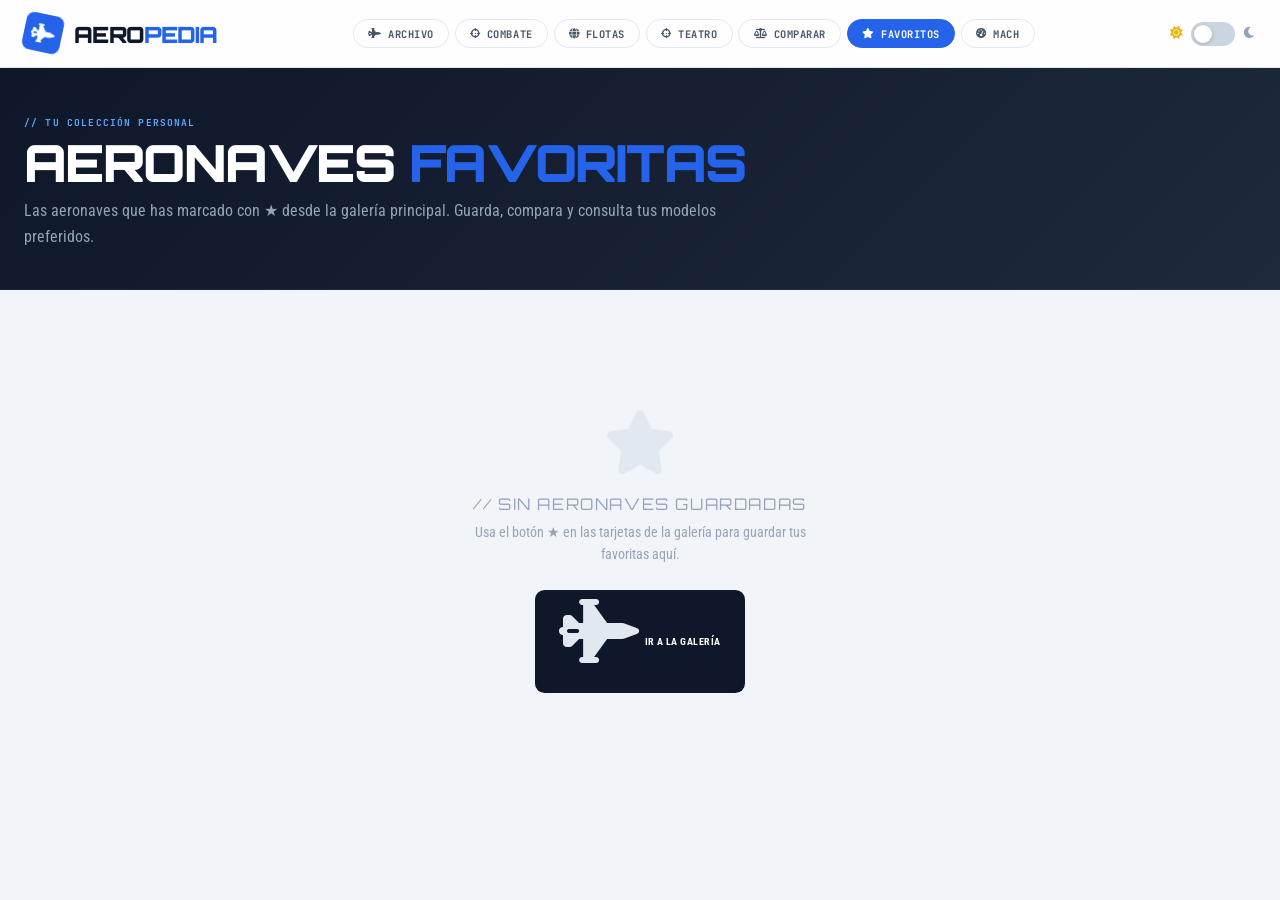
<file: favorites.html>
<!DOCTYPE html>
<html lang="es">
<head>
  <meta charset="UTF-8">
  <meta name="viewport" content="width=device-width, initial-scale=1.0">
  <title>Favoritos — AeroPedia</title>
  <link rel="manifest" href="manifest.json">
  <link rel="icon" href="icons/icon-96.svg" />
  <meta name="theme-color" content="#ffffff" id="themeColorMeta">
  <meta name="apple-mobile-web-app-capable" content="yes">
  <meta name="mobile-web-app-capable" content="yes">
  <meta name="apple-mobile-web-app-title" content="AeroPedia">
  <link rel="apple-touch-icon" href="icons/icon-192.svg">
  <meta name="description" content="Tus aeronaves militares favoritas guardadas en AeroPedia.">
  <link rel="stylesheet" href="styles.css">
  <link rel="stylesheet" href="https://cdnjs.cloudflare.com/ajax/libs/font-awesome/6.0.0/css/all.min.css">
  <script>if(localStorage.getItem('aeropedia_theme')==='dark')document.documentElement.classList.add('dark-preload');</script>
</head>
<body class="page-body">

<div id="navContainer"></div>

<div class="page-hero">
  <div class="page-hero-inner">
    <p class="page-hero-label">// Tu colección personal</p>
    <h1 class="page-hero-title">Aeronaves <span>Favoritas</span></h1>
    <p class="page-hero-sub">
      Las aeronaves que has marcado con ★ desde la galería principal.
      Guarda, compara y consulta tus modelos preferidos.
    </p>
  </div>
</div>

<main class="page-content">

  <!-- Toolbar -->
  <div id="favsToolbar" style="display:none;align-items:center;gap:.75rem;margin-bottom:1.5rem;flex-wrap:wrap">
    <div id="favsCountBadge" class="favs-count-badge">
      <i class="fas fa-star"></i>
      <span id="favsCountText">0 favoritos</span>
    </div>
    <input type="search" id="favsSearch" class="search-input" placeholder="Filtrar favoritos..." oninput="debounce(filterFavs, 300)" style="width:16rem">
    <select id="favsSortSelect" class="cat-select" onchange="filterFavs()">
      <option value="default">Orden guardado</option>
      <option value="name">Nombre A–Z</option>
      <option value="year_asc">Año ↑ (antiguo)</option>
      <option value="year_desc">Año ↓ (reciente)</option>
      <option value="speed">Velocidad ↓</option>
      <option value="type">Tipo</option>
    </select>
    <button class="nav-link" onclick="confirmClearAll()"
            style="margin-left:auto;border-color:#ef4444;color:#ef4444">
      <i class="fas fa-trash"></i> Limpiar todo
    </button>
  </div>

  <!-- Grid -->
  <div id="favsGrid" class="mini-grid"></div>

  <!-- Toast -->
  <div id="favsToast" style="
    position:fixed;bottom:2rem;left:50%;transform:translateX(-50%) translateY(20px);
    opacity:0;pointer-events:none;transition:opacity .3s,transform .3s;
    background:var(--dark);color:#fff;padding:.7rem 1.25rem;border-radius:9999px;
    border:1px solid rgba(37,99,235,.4);font-family:var(--font-mono);font-size:.65rem;
    font-weight:700;z-index:99;white-space:nowrap;display:flex;align-items:center;gap:.5rem">
    <i class="fas fa-check-circle" style="color:#4ade80"></i>
    <span id="favsToastMsg">Favorito actualizado</span>
  </div>

</main>

<script src="js/state.js"></script>
<script src="js/utils.js"></script>
<script src="js/theme.js"></script>
<script src="js/pages.js"></script>
<script>
'use strict';
let allFavPlanes = [];

/* ── Renderizar ─────────────────────────────────────── */
function renderFavs(planes) {
  const grid    = document.getElementById('favsGrid');
  const toolbar = document.getElementById('favsToolbar');
  const countEl = document.getElementById('favsCountText');
  const total   = getFavs().length;

  if (total === 0) {
    toolbar.style.display = 'none';
    grid.innerHTML =
      `<div class="favs-empty">
        <i class="fas fa-star"></i>
        <p class="favs-empty-title">// Sin aeronaves guardadas</p>
        <p class="favs-empty-sub">Usa el botón ★ en las tarjetas de la galería para guardar tus favoritas aquí.</p>
        <button class="mini-btn-home" onclick="goHome()" style="margin-top:1.5rem;display:inline-flex;width:auto;padding:.6rem 1.5rem">
          <i class="fas fa-fighter-jet"></i> Ir a la galería
        </button>
      </div>`;
    return;
  }

  toolbar.style.display = 'flex';
  if (countEl) countEl.textContent = total + ' favorito' + (total !== 1 ? 's' : '');

  if (!planes.length) {
    grid.innerHTML =
      `<div class="favs-empty">
        <i class="fas fa-search"></i>
        <p class="favs-empty-title">// Sin resultados</p>
        <p class="favs-empty-sub">Ningún favorito coincide con el filtro actual.</p>
      </div>`;
    return;
  }

  grid.innerHTML = planes.map(p => buildAircraftCard(p)).join('');
}

/* ── Filtrar y ordenar ──────────────────────────────── */
function filterFavs() {
  const s      = (document.getElementById('favsSearch').value || '').toLowerCase();
  const sort   = document.getElementById('favsSortSelect').value;
  const favIds = getFavs();

  let planes = allFavPlanes.filter(p => favIds.includes(p.id));

  if (s) {
    planes = planes.filter(p =>
      p.name.toLowerCase().includes(s) || p.country.toLowerCase().includes(s) || p.type.toLowerCase().includes(s)
    );
  }

  switch (sort) {
    case 'name':      planes.sort((a,b) => a.name.localeCompare(b.name)); break;
    case 'year_asc':  planes.sort((a,b) => a.year  - b.year);  break;
    case 'year_desc': planes.sort((a,b) => b.year  - a.year);  break;
    case 'speed':     planes.sort((a,b) => b.speed - a.speed); break;
    case 'type':      planes.sort((a,b) => a.type.localeCompare(b.type)); break;
    default:          planes.sort((a,b) => favIds.indexOf(a.id) - favIds.indexOf(b.id));
  }

  renderFavs(planes);
}

/* ── Override toggleFavPage para esta página ─────────── */
const _origToggleFavPage = toggleFavPage;
// Sobrescribir para actualizar la vista al quitar favorito
window.toggleFavPage = id => {
  _origToggleFavPage(id);
  const removed = !isFav(id);
  showFavsToast(removed ? '★ Quitado de favoritos' : '★ Añadido a favoritos');
  if (removed) {
    const card = document.getElementById('mini-' + id);
    if (card) {
      card.style.transition = 'opacity .3s, transform .3s';
      card.style.opacity    = '0';
      card.style.transform  = 'scale(.95)';
      setTimeout(filterFavs, 320);
    }
  }
};

/* ── Limpiar todos ──────────────────────────────────── */
function confirmClearAll() {
  if (!confirm('¿Eliminar todos los favoritos? No se puede deshacer.')) return;
  saveFavs([]);
  filterFavs();
  showFavsToast('Todos los favoritos eliminados');
}

/* ── Toast ──────────────────────────────────────────── */
function showFavsToast(msg) {
  const toast = document.getElementById('favsToast');
  const msgEl = document.getElementById('favsToastMsg');
  if (!toast) return;
  if (msgEl) msgEl.textContent = msg;
  toast.style.opacity   = '1';
  toast.style.transform = 'translateX(-50%) translateY(0)';
  clearTimeout(toast._t);
  toast._t = setTimeout(() => {
    toast.style.opacity   = '0';
    toast.style.transform = 'translateX(-50%) translateY(20px)';
  }, 2500);
}

/* ── Init ────────────────────────────────────────────── */
async function initFavoritesPage() {
  initTheme();
  document.getElementById('navContainer').innerHTML = buildNavBar('favorites');
  try {
    await loadData();
    allFavPlanes = aircraftDB.filter(p => getFavs().includes(p.id));
    filterFavs();
  } catch (e) {
    showLoadError('favsGrid', e);
  }
}

document.addEventListener('DOMContentLoaded', initFavoritesPage);
</script>
</body>
</html>
</file>
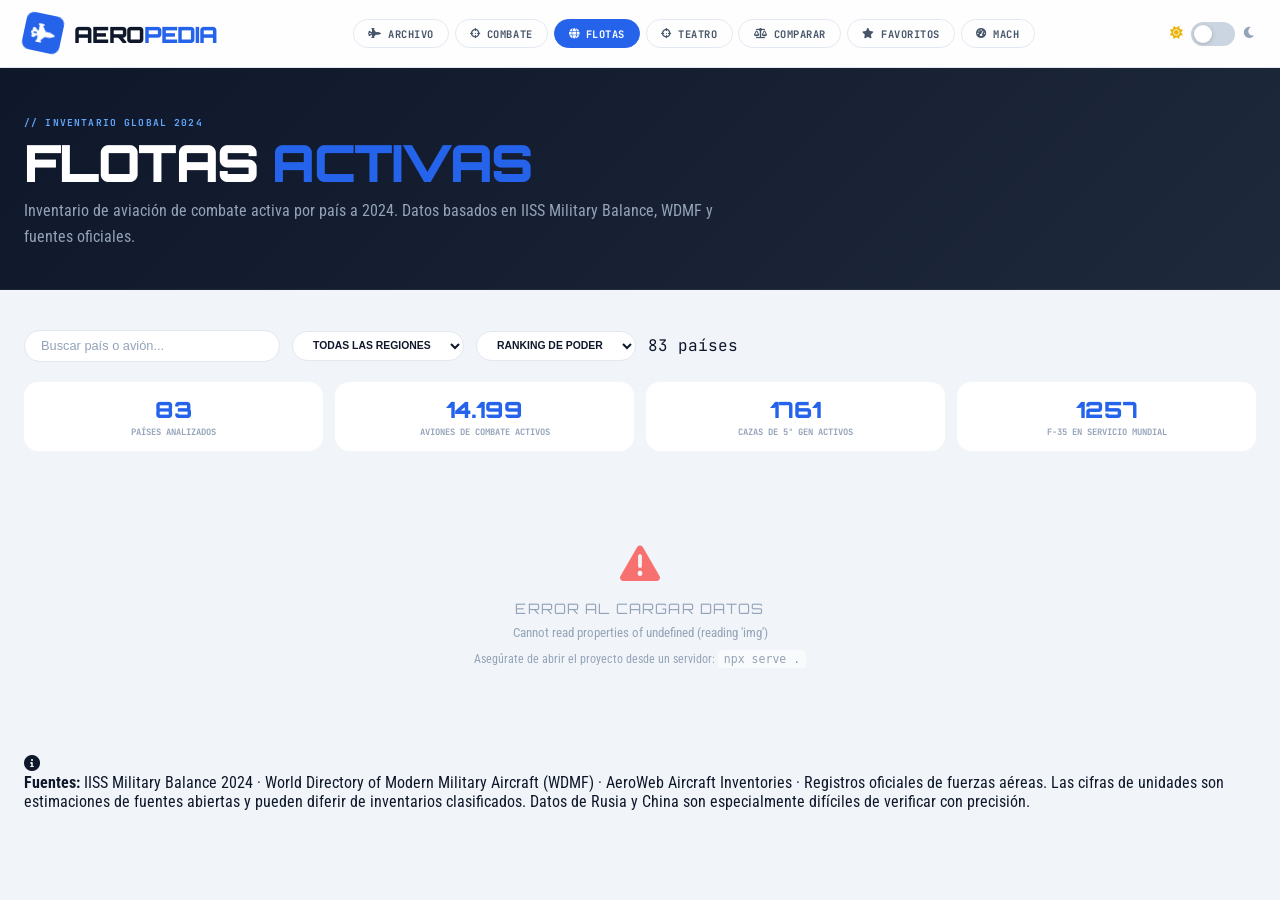
<file: fleets.html>
<!DOCTYPE html>
<html lang="es">
<head>
  <meta charset="UTF-8">
  <meta name="viewport" content="width=device-width, initial-scale=1.0">
  <title>Flotas Activas por País — AeroPedia</title>
  <link rel="manifest" href="manifest.json">
  <link rel="icon" href="icons/icon-96.svg" />
  <meta name="theme-color" content="#ffffff" id="themeColorMeta">
  <meta name="apple-mobile-web-app-capable" content="yes">
  <meta name="mobile-web-app-capable" content="yes">
  <meta name="apple-mobile-web-app-title" content="AeroPedia">
  <link rel="apple-touch-icon" href="icons/icon-192.svg">
  <meta name="description" content="Inventario de flota aérea militar activa por país. Cazas, bombarderos y aviones de combate en servicio en 2024.">
  <link rel="stylesheet" href="styles.css">
  <link rel="stylesheet" href="styles/fleets.css">
  <link rel="stylesheet" href="https://cdnjs.cloudflare.com/ajax/libs/font-awesome/6.0.0/css/all.min.css">
  <script>if(localStorage.getItem('aeropedia_theme')==='dark')document.documentElement.classList.add('dark-preload');</script>
</head>
<body class="page-body">

<div id="navContainer"></div>

<div class="page-hero">
  <div class="page-hero-inner">
    <p class="page-hero-label">// Inventario global 2024</p>
    <h1 class="page-hero-title">Flotas <span>Activas</span></h1>
    <p class="page-hero-sub">
      Inventario de aviación de combate activa por país a 2024.
      Datos basados en IISS Military Balance, WDMF y fuentes oficiales.
    </p>
  </div>
</div>

<main class="page-content">

  <!-- Filtros y búsqueda -->
  <div class="fleets-toolbar">
    <input type="search" id="fleetsSearch" class="search-input" placeholder="Buscar país o avión..." oninput="renderFleets()" style="width:16rem">
    <select id="fleetsRegion" class="cat-select" onchange="debounce(renderFleets, 300)">
      <option value="all">Todas las regiones</option>
      <option value="Norteamérica">Norteamérica</option>
      <option value="Europa Occidental">Europa Occidental</option>
      <option value="Europa del Este / Asia">Europa del Este</option>
      <option value="Asia-Pacífico">Asia-Pacífico</option>
      <option value="Asia del Sur">Asia del Sur</option>
      <option value="Oriente Medio">Oriente Medio</option>
      <option value="Latinoamérica">Latinoamérica</option>
    </select>
    <select id="fleetsSort" class="cat-select" onchange="renderFleets()">
      <option value="rank">Ranking de poder</option>
      <option value="total_desc">Total aviones ↓</option>
      <option value="name">País A-Z</option>
    </select>
    <span id="fleetsCount" class="kills-count mono"></span>
  </div>

  <!-- Resumen estadístico global -->
  <div id="fleetsSummary" class="fleets-summary-bar"></div>

  <!-- Grid de países -->
  <div id="fleetsGrid" class="fleets-grid">
    <p style="color:var(--text-3)">Cargando datos...</p>
  </div>

  <!-- Nota de datos -->
  <div class="kills-disclaimer" style="margin-top:1.5rem">
    <i class="fas fa-info-circle"></i>
    <div>
      <strong>Fuentes:</strong> IISS Military Balance 2024 · World Directory of Modern Military Aircraft (WDMF) ·
      AeroWeb Aircraft Inventories · Registros oficiales de fuerzas aéreas.
      Las cifras de unidades son estimaciones de fuentes abiertas y pueden diferir de inventarios clasificados.
      Datos de Rusia y China son especialmente difíciles de verificar con precisión.
    </div>
  </div>

</main>

<script src="js/state.js"></script>
<script src="js/utils.js"></script>
<script src="js/theme.js"></script>
<script src="js/pages.js"></script>
<script src="js/fleets.js"></script>
</body>
</html>
</file>
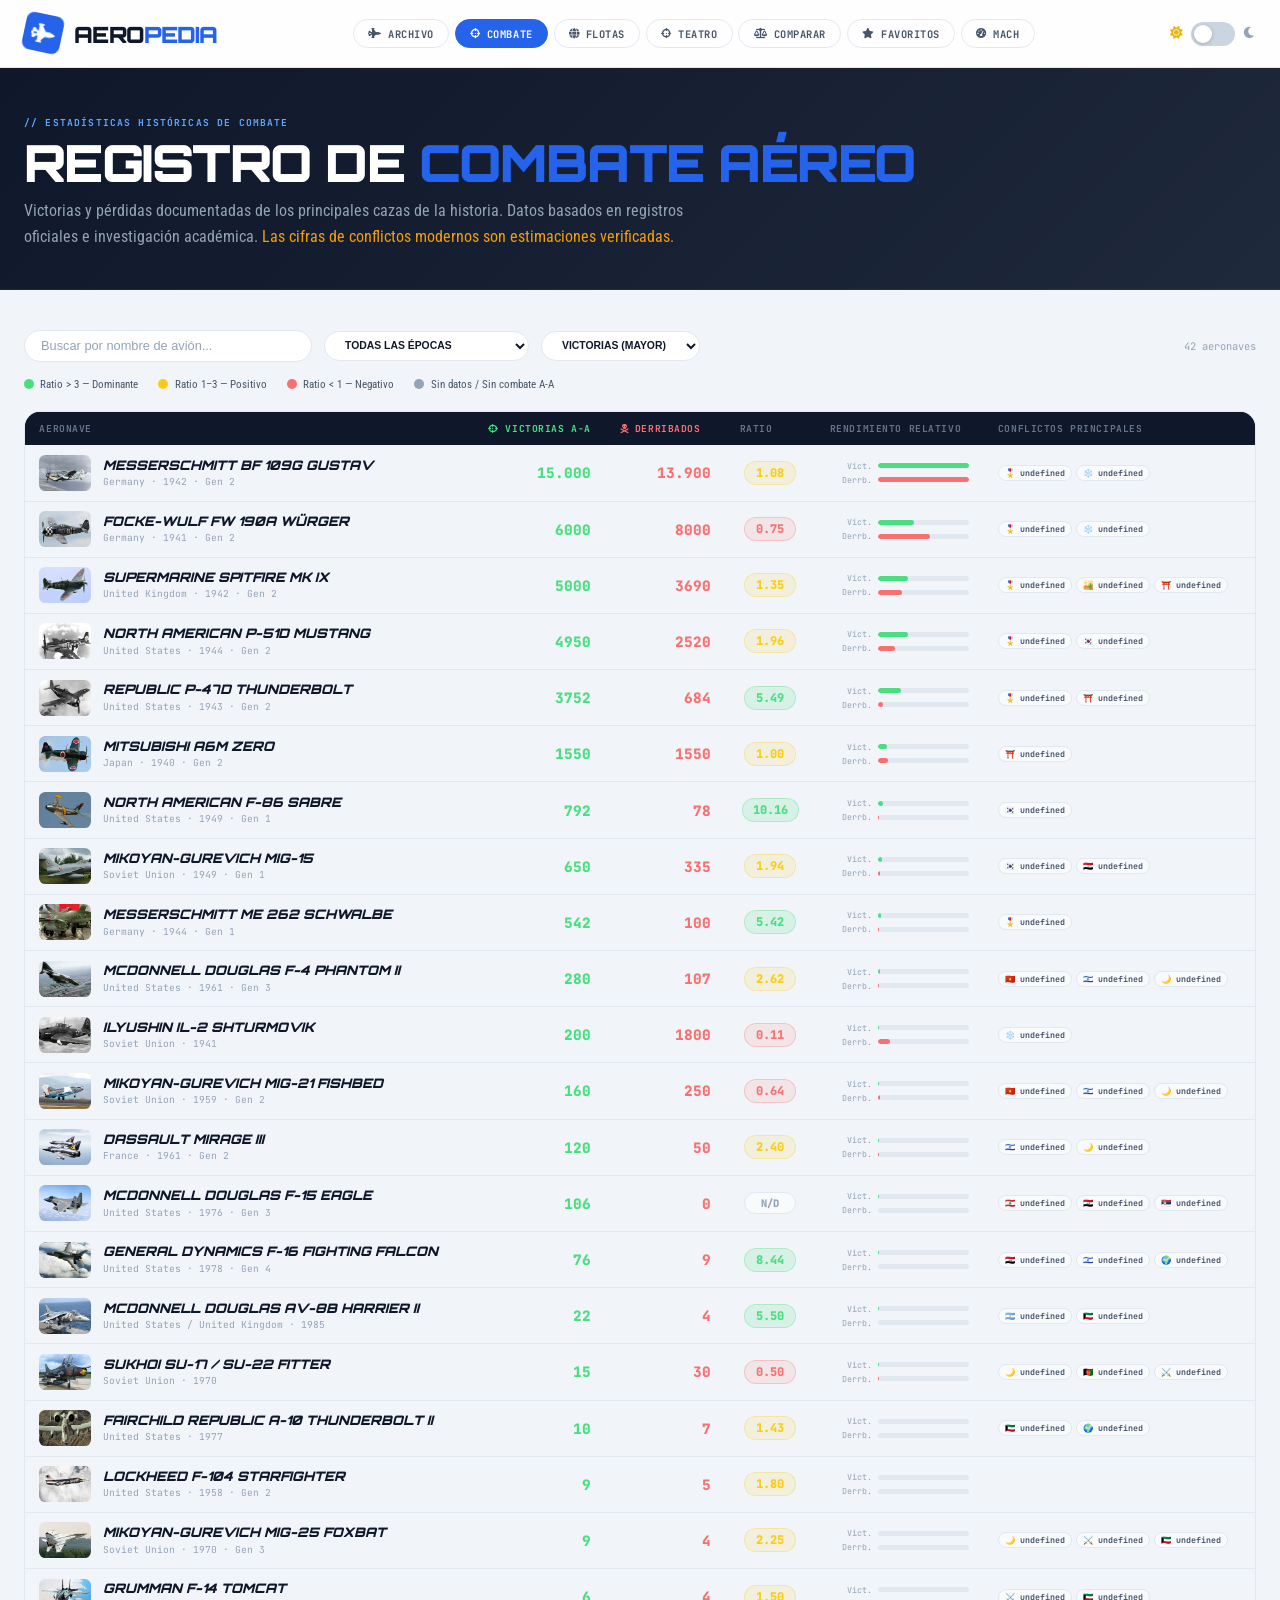
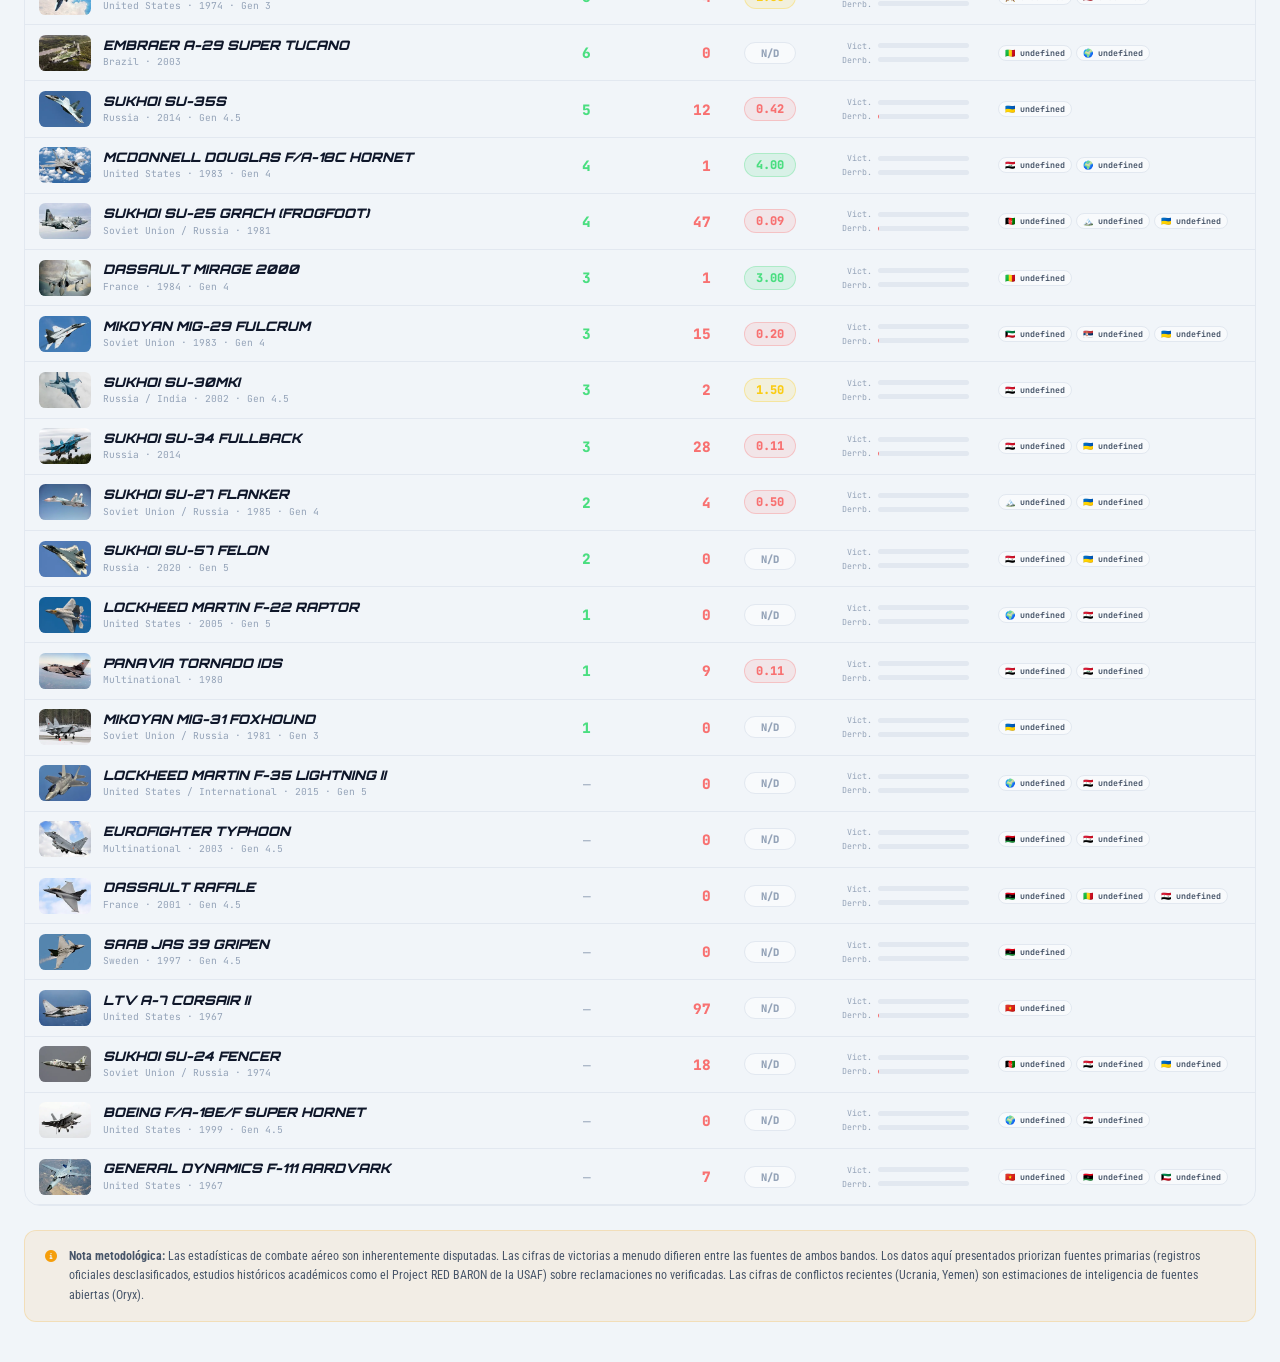
<file: kills.html>
<!DOCTYPE html>
<html lang="es">
<head>
  <meta charset="UTF-8">
  <meta name="viewport" content="width=device-width, initial-scale=1.0">
  <title>Registro de Combate Aéreo — AeroPedia</title>
  <link rel="manifest" href="manifest.json">
  <link rel="icon" href="icons/icon-96.svg" />
  <meta name="theme-color" content="#ffffff" id="themeColorMeta">
  <meta name="apple-mobile-web-app-capable" content="yes">
  <meta name="mobile-web-app-capable" content="yes">
  <meta name="apple-mobile-web-app-title" content="AeroPedia">
  <link rel="apple-touch-icon" href="icons/icon-192.svg">
  <meta name="description" content="Tabla de victorias y pérdidas en combate aéreo de los principales cazas de la historia.">
  <link rel="stylesheet" href="styles.css">
  <link rel="stylesheet" href="styles/kills.css">
  <link rel="stylesheet" href="https://cdnjs.cloudflare.com/ajax/libs/font-awesome/6.0.0/css/all.min.css">
  <script>if(localStorage.getItem('aeropedia_theme')==='dark')document.documentElement.classList.add('dark-preload');</script>
</head>
<body class="page-body">

<div id="navContainer"></div>

<div class="page-hero">
  <div class="page-hero-inner">
    <p class="page-hero-label">// Estadísticas históricas de combate</p>
    <h1 class="page-hero-title">Registro de <span>Combate Aéreo</span></h1>
    <p class="page-hero-sub">
      Victorias y pérdidas documentadas de los principales cazas de la historia.
      Datos basados en registros oficiales e investigación académica.
      <span style="color:#f59e0b">Las cifras de conflictos modernos son estimaciones verificadas.</span>
    </p>
  </div>
</div>

<main class="page-content">

  <!-- Filtros -->
  <div class="kills-filters">
    <input type="search" id="killsSearch" class="search-input" placeholder="Buscar por nombre de avión..." oninput="debounce(renderKills, 300)" style="width:18rem">
    <select id="killsEra" class="cat-select" onchange="renderKills()">
      <option value="all">Todas las épocas</option>
      <option value="wwii">Segunda Guerra Mundial</option>
      <option value="korea">Guerra de Corea</option>
      <option value="coldwar">Guerra Fría / Vietnam</option>
      <option value="modern">Moderno (1980+)</option>
    </select>
    <select id="killsSort" class="cat-select" onchange="renderKills()">
      <option value="kills_desc">Victorias (mayor)</option>
      <option value="kills_asc">Victorias (menor)</option>
      <option value="ratio_desc">Ratio (mejor)</option>
      <option value="losses_asc">Pérdidas (menor)</option>
      <option value="year">Año de servicio</option>
    </select>
    <span id="killsCount" class="kills-count mono"></span>
  </div>

  <!-- Leyenda -->
  <div class="kills-legend">
    <div class="legend-item"><span class="legend-dot" style="background:#4ade80"></span> Ratio &gt; 3 — Dominante</div>
    <div class="legend-item"><span class="legend-dot" style="background:#facc15"></span> Ratio 1–3 — Positivo</div>
    <div class="legend-item"><span class="legend-dot" style="background:#f87171"></span> Ratio &lt; 1 — Negativo</div>
    <div class="legend-item"><span class="legend-dot" style="background:#94a3b8"></span> Sin datos / Sin combate A-A</div>
  </div>

  <!-- Tabla principal -->
  <div class="kills-table-wrap">
    <table class="kills-table" id="killsTable">
      <thead>
        <tr>
          <th class="col-plane">Aeronave</th>
          <th class="col-num kills-th" title="Victorias confirmadas en combate aéreo">
            <i class="fas fa-crosshairs"></i> Victorias A-A
          </th>
          <th class="col-num losses-th" title="Derribados en combate aéreo">
            <i class="fas fa-skull-crossbones"></i> Derribados
          </th>
          <th class="col-ratio" title="Ratio victorias/pérdidas en combate aéreo">Ratio</th>
          <th class="col-bar hidden-sm">Rendimiento relativo</th>
          <th class="col-conflicts hidden-md">Conflictos principales</th>
        </tr>
      </thead>
      <tbody id="killsBody">
        <tr><td colspan="6" style="text-align:center;padding:2rem;color:var(--text-3)">Cargando datos...</td></tr>
      </tbody>
    </table>
  </div>

  <!-- Panel de detalle de conflictos -->
  <div id="conflictDetail" class="conflict-detail-panel hidden">
    <div class="conflict-detail-inner">
      <div class="conflict-detail-header">
        <div>
          <h3 id="cdPlane" class="conflict-detail-title header-font"></h3>
          <p id="cdMeta" class="conflict-detail-meta mono"></p>
        </div>
        <button onclick="closeConflictDetail()" class="cd-close">
          <i class="fas fa-times"></i> Cerrar
        </button>
      </div>
      <div id="cdConflicts" class="cd-conflicts-list"></div>
      <div id="cdNotes" class="cd-notes"></div>
      <p id="cdSource" class="cd-source mono"></p>
    </div>
  </div>

  <!-- Aviso metodológico -->
  <div class="kills-disclaimer">
    <i class="fas fa-info-circle"></i>
    <div>
      <strong>Nota metodológica:</strong> Las estadísticas de combate aéreo son inherentemente disputadas.
      Las cifras de victorias a menudo difieren entre las fuentes de ambos bandos.
      Los datos aquí presentados priorizan fuentes primarias (registros oficiales desclasificados,
      estudios históricos académicos como el Project RED BARON de la USAF) sobre reclamaciones no verificadas.
      Las cifras de conflictos recientes (Ucrania, Yemen) son estimaciones de inteligencia de fuentes abiertas (Oryx).
    </div>
  </div>

</main>

<script src="js/state.js"></script>
<script src="js/utils.js"></script>
<script src="js/theme.js"></script>
<script src="js/pages.js"></script>
<script src="js/kills.js"></script>
</body>
</html>
</file>
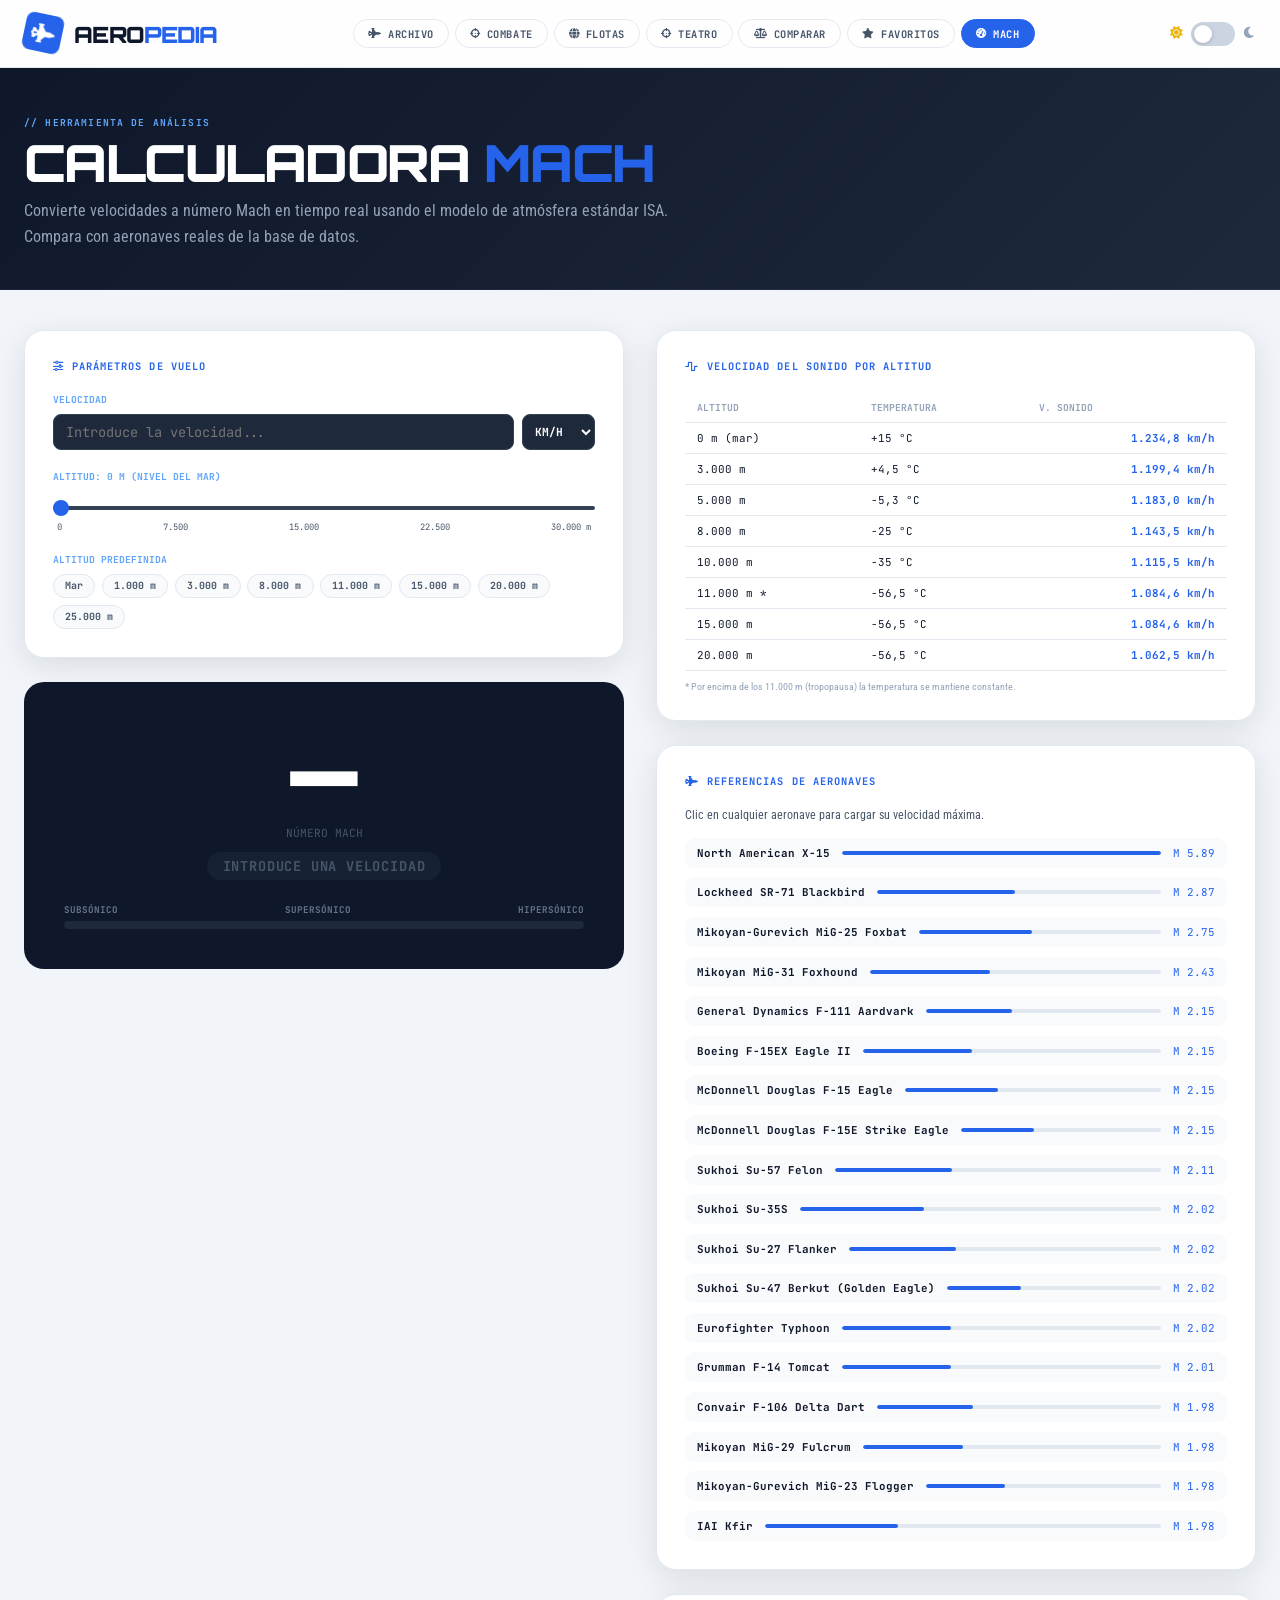
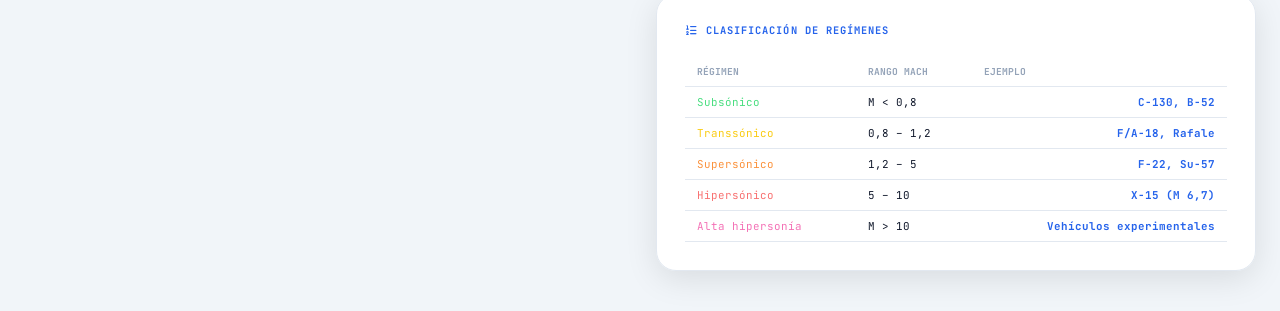
<file: mach.html>
<!DOCTYPE html>
<html lang="es">
<head>
  <meta charset="UTF-8">
  <meta name="viewport" content="width=device-width, initial-scale=1.0">
  <title>Calculadora Mach — AeroPedia</title>
  <link rel="manifest" href="manifest.json">
  <link rel="icon" href="icons/icon-96.svg" />
  <meta name="theme-color" content="#ffffff" id="themeColorMeta">
  <meta name="apple-mobile-web-app-capable" content="yes">
  <meta name="mobile-web-app-capable" content="yes">
  <meta name="apple-mobile-web-app-title" content="AeroPedia">
  <link rel="apple-touch-icon" href="icons/icon-192.svg">
  <meta name="description" content="Calcula el Número Mach según velocidad y altitud. Compara con aeronaves reales.">
  <link rel="stylesheet" href="styles.css">
  <link rel="stylesheet" href="https://cdnjs.cloudflare.com/ajax/libs/font-awesome/6.0.0/css/all.min.css">
  <script>if(localStorage.getItem('aeropedia_theme')==='dark')document.documentElement.classList.add('dark-preload');</script>
</head>
<body class="page-body">

<div id="navContainer"></div>

<div class="page-hero">
  <div class="page-hero-inner">
    <p class="page-hero-label">// Herramienta de análisis</p>
    <h1 class="page-hero-title">Calculadora <span>Mach</span></h1>
    <p class="page-hero-sub">
      Convierte velocidades a número Mach en tiempo real usando el modelo
      de atmósfera estándar ISA. Compara con aeronaves reales de la base de datos.
    </p>
  </div>
</div>

<main class="page-content">
  <div class="mach-page-grid">

    <!-- Columna izquierda: inputs + resultado -->
    <div style="display:flex;flex-direction:column;gap:1.5rem">

      <!-- Inputs -->
      <div class="mach-page-card">
        <p class="mach-page-card-title"><i class="fas fa-sliders-h"></i> Parámetros de vuelo</p>

        <label class="mach-label">Velocidad</label>
        <div class="mach-input-row" style="margin-bottom:1.25rem">
          <input type="number" id="machSpeedInput" class="mach-input" placeholder="Introduce la velocidad..." min="0" max="50000" oninput="debounce(calcMachPage, 300)">
          <select id="machUnit" class="mach-select" onchange="calcMachPage()">
            <option value="kmh">KM/H</option>
            <option value="knots">KNOTS</option>
            <option value="mph">MPH</option>
            <option value="ms">M/S</option>
          </select>
        </div>

        <label class="mach-label">Altitud: <span id="altLabel">0 m (nivel del mar)</span></label>
        <div class="mach-range-wrap" style="margin-bottom:.4rem">
          <input type="range" id="altSlider" class="mach-range" min="0" max="30000" step="500" value="0" oninput="updateAltLabelPage(); debounce(calcMachPage, 300)">
        </div>
        <div class="timeline-ticks" style="margin-bottom:1.25rem">
          <span>0</span><span>7.500</span><span>15.000</span><span>22.500</span><span>30.000 m</span>
        </div>

        <label class="mach-label">Altitud predefinida</label>
        <div style="display:flex;flex-wrap:wrap;gap:.4rem">
          <button class="alt-preset-btn" onclick="setAlt(0)">Mar</button>
          <button class="alt-preset-btn" onclick="setAlt(1000)">1.000 m</button>
          <button class="alt-preset-btn" onclick="setAlt(3000)">3.000 m</button>
          <button class="alt-preset-btn" onclick="setAlt(8000)">8.000 m</button>
          <button class="alt-preset-btn" onclick="setAlt(11000)">11.000 m</button>
          <button class="alt-preset-btn" onclick="setAlt(15000)">15.000 m</button>
          <button class="alt-preset-btn" onclick="setAlt(20000)">20.000 m</button>
          <button class="alt-preset-btn" onclick="setAlt(25000)">25.000 m</button>
        </div>
      </div>

      <!-- Resultado -->
      <div class="mach-big-result">
        <p id="machBigNumber" class="mach-big-number header-font">—</p>
        <p class="mach-big-label">Número Mach</p>
        <span id="machBigCategory" class="mach-big-category empty">Introduce una velocidad</span>

        <div class="mach-speed-bar-wrap">
          <div class="mach-speed-bar-label">
            <span>Subsónico</span><span>Supersónico</span><span>Hipersónico</span>
          </div>
          <div class="mach-speed-bar-track">
            <div id="machSpeedBar" class="mach-speed-bar-fill" style="width:0%"></div>
          </div>
        </div>

        <div id="machConversions" style="margin-top:1.5rem;display:none">
          <table style="width:100%;border-collapse:collapse">
            <tbody id="machConvBody"></tbody>
          </table>
        </div>
      </div>
    </div>

    <!-- Columna derecha: referencias -->
    <div style="display:flex;flex-direction:column;gap:1.5rem">

      <!-- Tabla V. sonido por altitud -->
      <div class="mach-page-card">
        <p class="mach-page-card-title"><i class="fas fa-wave-square"></i> Velocidad del sonido por altitud</p>
        <table class="mach-alt-table">
          <thead><tr><th>Altitud</th><th>Temperatura</th><th>V. sonido</th></tr></thead>
          <tbody>
            <tr><td>0 m (mar)</td><td>+15 °C</td><td>1.234,8 km/h</td></tr>
            <tr><td>3.000 m</td><td>+4,5 °C</td><td>1.199,4 km/h</td></tr>
            <tr><td>5.000 m</td><td>−5,3 °C</td><td>1.183,0 km/h</td></tr>
            <tr><td>8.000 m</td><td>−25 °C</td><td>1.143,5 km/h</td></tr>
            <tr><td>10.000 m</td><td>−35 °C</td><td>1.115,5 km/h</td></tr>
            <tr><td>11.000 m *</td><td>−56,5 °C</td><td>1.084,6 km/h</td></tr>
            <tr><td>15.000 m</td><td>−56,5 °C</td><td>1.084,6 km/h</td></tr>
            <tr><td>20.000 m</td><td>−56,5 °C</td><td>1.062,5 km/h</td></tr>
          </tbody>
        </table>
        <p style="font-size:.62rem;color:var(--text-3);margin-top:.6rem">
          * Por encima de los 11.000 m (tropopausa) la temperatura se mantiene constante.
        </p>
      </div>

      <!-- Referencias de aeronaves -->
      <div class="mach-page-card">
        <p class="mach-page-card-title"><i class="fas fa-fighter-jet"></i> Referencias de aeronaves</p>
        <p style="font-size:.72rem;color:var(--text-2);margin-bottom:.75rem">
          Clic en cualquier aeronave para cargar su velocidad máxima.
        </p>
        <div id="machRefPlanes" class="mach-ref-planes">
          <p style="color:var(--text-3);font-size:.8rem">Cargando datos...</p>
        </div>
      </div>

      <!-- Clasificación de regímenes -->
      <div class="mach-page-card">
        <p class="mach-page-card-title"><i class="fas fa-list-ol"></i> Clasificación de regímenes</p>
        <table class="mach-alt-table">
          <thead><tr><th>Régimen</th><th>Rango Mach</th><th>Ejemplo</th></tr></thead>
          <tbody>
            <tr><td style="color:#4ade80">Subsónico</td><td>M &lt; 0,8</td><td>C-130, B-52</td></tr>
            <tr><td style="color:#facc15">Transsónico</td><td>0,8 – 1,2</td><td>F/A-18, Rafale</td></tr>
            <tr><td style="color:#fb923c">Supersónico</td><td>1,2 – 5</td><td>F-22, Su-57</td></tr>
            <tr><td style="color:#f87171">Hipersónico</td><td>5 – 10</td><td>X-15 (M 6,7)</td></tr>
            <tr><td style="color:#f472b6">Alta hipersonía</td><td>M &gt; 10</td><td>Vehículos experimentales</td></tr>
          </tbody>
        </table>
      </div>
    </div>
  </div>
</main>

<style>
.alt-preset-btn {
  padding:.3rem .7rem; background:var(--bg-stat); border:1px solid var(--border);
  border-radius:9999px; font-family:var(--font-mono); font-size:.62rem;
  font-weight:700; color:var(--text-2); cursor:pointer; transition:background .15s,border-color .15s;
}
.alt-preset-btn:hover { background:var(--border); border-color:var(--primary); color:var(--primary); }
.mach-conv-row td {
  padding:.35rem .6rem; border-bottom:1px solid var(--border);
  font-family:var(--font-mono); font-size:.7rem;
}
.mach-conv-row td:first-child { color:var(--text-3); }
.mach-conv-row td:last-child  { font-weight:700; color:var(--primary); text-align:right; }
</style>

<script src="js/state.js"></script>
<script src="js/utils.js"></script>
<script src="js/theme.js"></script>
<script src="js/pages.js"></script>
<script>
'use strict';
const MAX_MACH_BAR = 10;

function updateAltLabelPage() {
  const alt = parseInt(document.getElementById('altSlider').value) || 0;
  const el  = document.getElementById('altLabel');
  if (el) el.textContent = alt === 0 ? '0 m (nivel del mar)' : alt.toLocaleString('es-ES') + ' m';
}

function setAlt(meters) {
  const slider = document.getElementById('altSlider');
  if (slider) { slider.value = meters; updateAltLabelPage(); calcMachPage(); }
}

function calcMachPage() {
  const rawVal = parseFloat(document.getElementById('machSpeedInput').value);
  const unit   = document.getElementById('machUnit').value || 'kmh';
  const alt    = parseInt(document.getElementById('altSlider').value) || 0;

  const numEl  = document.getElementById('machBigNumber');
  const catEl  = document.getElementById('machBigCategory');
  const barEl  = document.getElementById('machSpeedBar');
  const convEl = document.getElementById('machConversions');

  if (!rawVal || rawVal <= 0) {
    numEl.textContent    = '—';
    numEl.className      = 'mach-big-number header-font';
    catEl.textContent    = 'Introduce una velocidad';
    catEl.className      = 'mach-big-category empty';
    barEl.style.width    = '0%';
    convEl.style.display = 'none';
    return;
  }

  // Convertir a km/h
  let kmh = rawVal;
  if (unit === 'knots') kmh = rawVal * 1.852;
  if (unit === 'mph')   kmh = rawVal * 1.60934;
  if (unit === 'ms')    kmh = rawVal * 3.6;

  const sos  = speedOfSound(alt);
  const mach = kmh / sos;

  numEl.textContent = 'M ' + mach.toFixed(3);

  let label = '', cls = '', barColor = '';
  if      (mach < 0.8)  { label='SUBSÓNICO';      cls='subsonic';    barColor='#4ade80'; }
  else if (mach < 1.2)  { label='TRANSSÓNICO';    cls='transonic';   barColor='#facc15'; }
  else if (mach < 5)    { label='SUPERSÓNICO';     cls='supersonic';  barColor='#fb923c'; }
  else if (mach < 10)   { label='HIPERSÓNICO';     cls='hypersonic';  barColor='#f87171'; }
  else                  { label='ALTA HIPERSONÍA'; cls='highersonic'; barColor='#f472b6'; }

  catEl.textContent = label;
  catEl.className   = 'mach-big-category ' + cls;
  numEl.className   = 'mach-big-number header-font ' + cls;
  barEl.style.width      = Math.min((mach / MAX_MACH_BAR) * 100, 100) + '%';
  barEl.style.background = barColor;

  // Tabla de conversiones
  const ms    = kmh / 3.6;
  const knots = kmh / 1.852;
  const mph   = kmh / 1.60934;
  const body  = document.getElementById('machConvBody');
  if (body) {
    body.innerHTML = [
      ['KM/H',      kmh.toFixed(1)],
      ['M/S',       ms.toFixed(1)],
      ['Nudos',     knots.toFixed(1)],
      ['MPH',       mph.toFixed(1)],
      ['V. sonido', sos.toFixed(1) + ' km/h'],
    ].map(function(r) {
      return '<tr class="mach-conv-row"><td>' + r[0] + '</td><td>' + r[1] + '</td></tr>';
    }).join('');
  }
  convEl.style.display = 'block';
}

function buildRefPlanes() {
  const container = document.getElementById('machRefPlanes');
  if (!container || !aircraftDB.length) return;

  const MAX_SPEED = 7274; // X-15
  const planes = aircraftDB
    .filter(function(p) { return p.speed > 0; })
    .sort(function(a, b) { return b.speed - a.speed; })
    .slice(0, 18);

  container.innerHTML = planes.map(function(p) {
    const pct  = Math.min((p.speed / MAX_SPEED) * 100, 100);
    const mach = (p.speed / 1234.8).toFixed(2);
    return '<div class="mach-ref-plane" onclick="loadPlaneSpeed(' + p.speed + ')" title="Cargar velocidad del ' + p.name + '">' +
      '<span class="mach-ref-plane-name">' + p.name + '</span>' +
      '<div class="mach-ref-plane-bar"><div class="mach-ref-plane-fill" style="width:' + pct + '%"></div></div>' +
      '<span class="mach-ref-plane-speed">M ' + mach + '</span>' +
    '</div>';
  }).join('');
}

function loadPlaneSpeed(speed) {
  const input  = document.getElementById('machSpeedInput');
  const select = document.getElementById('machUnit');
  if (input && select) { input.value = speed; select.value = 'kmh'; calcMachPage(); }
}

async function initMachPage() {
  initTheme();
  document.getElementById('navContainer').innerHTML = buildNavBar('mach');
  try {
    await loadData();
    buildRefPlanes();
  } catch (e) {
    showLoadError('machRefPlanes', e);
  }
}

document.addEventListener('DOMContentLoaded', initMachPage);
</script>
</body>
</html>
</file>
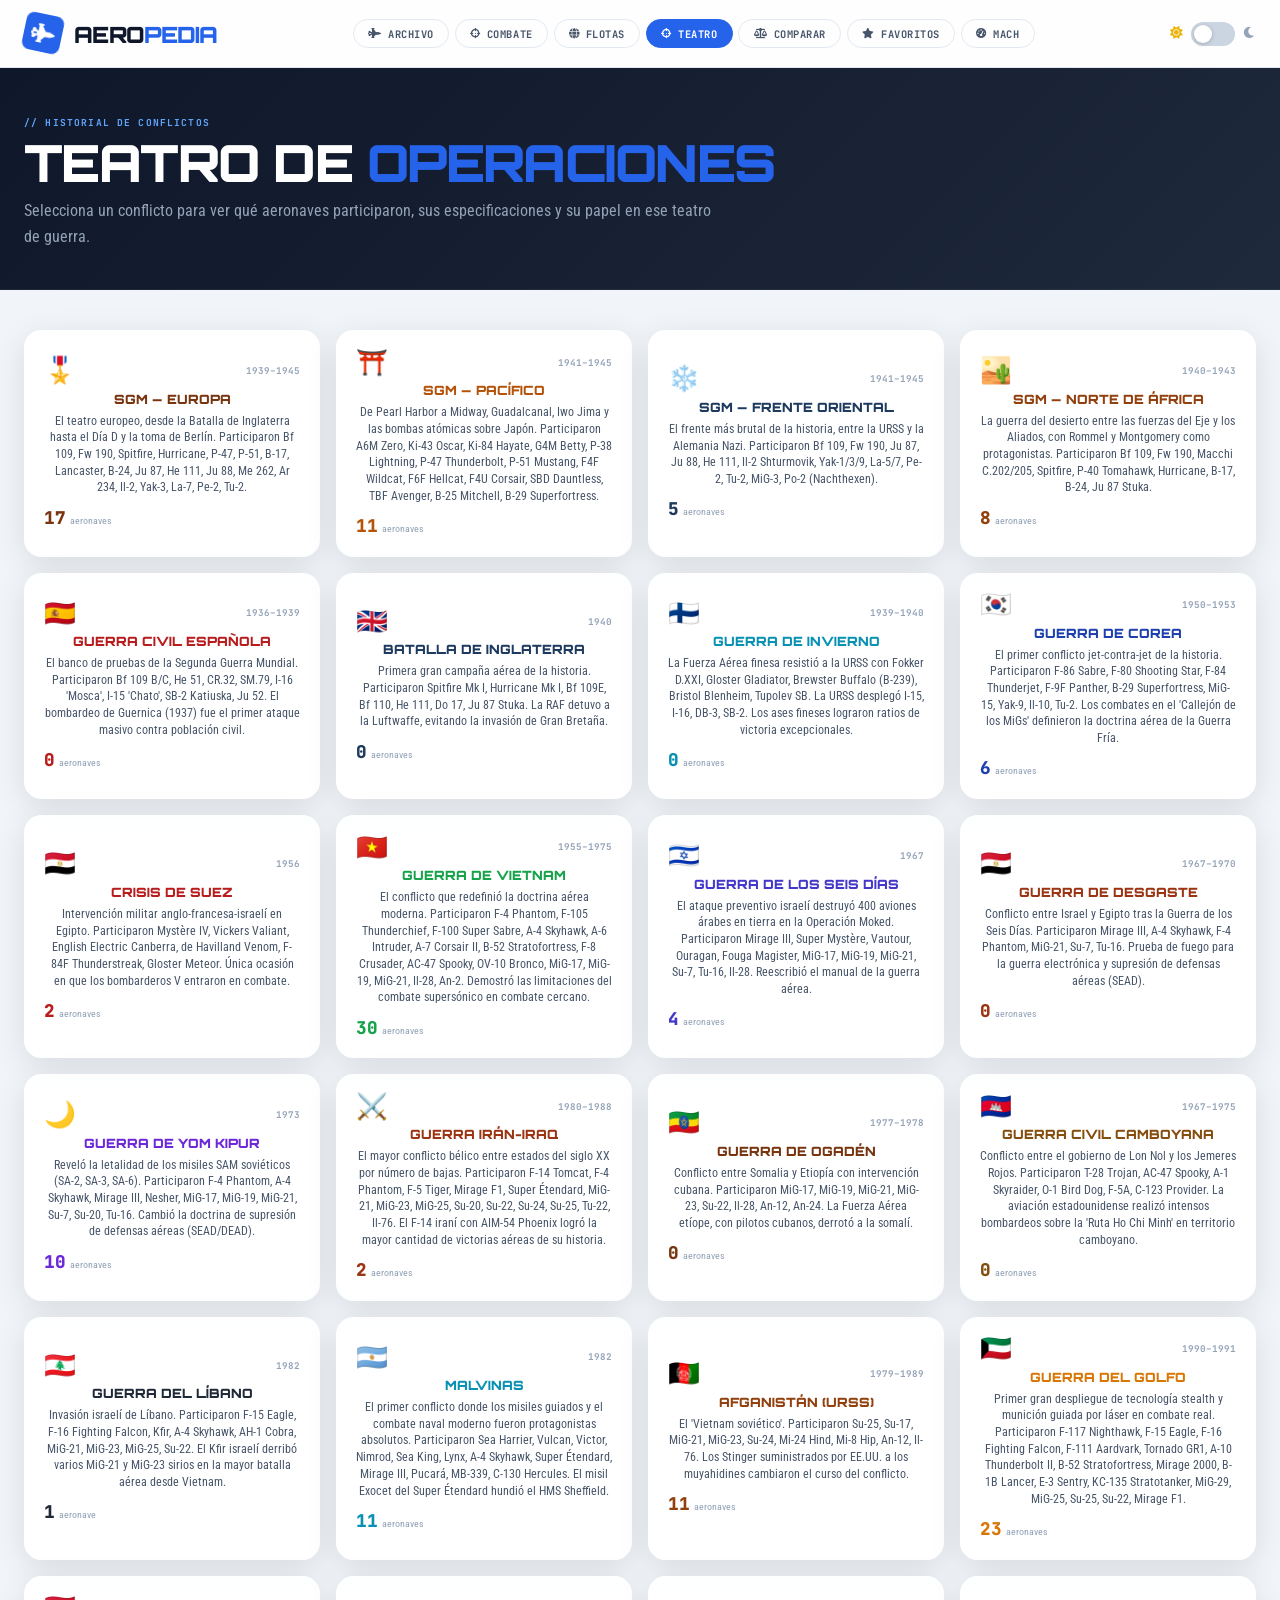
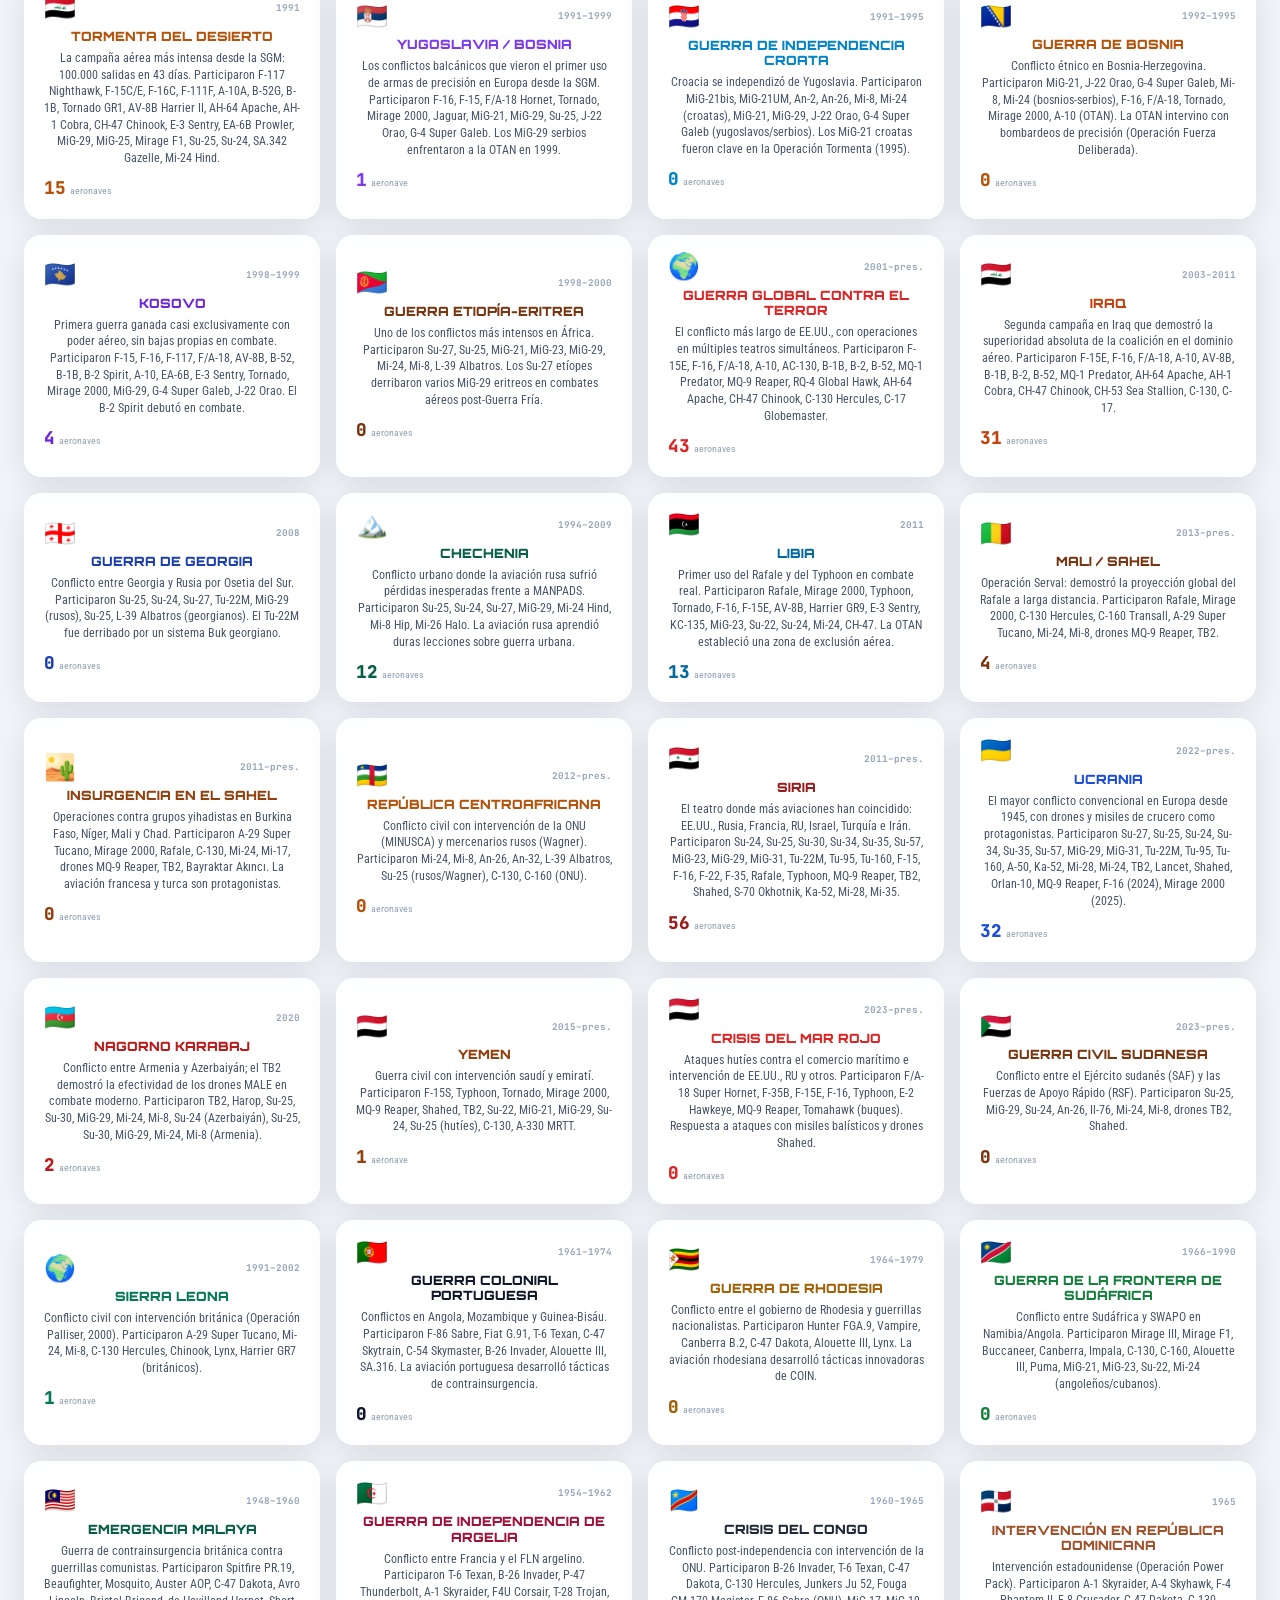
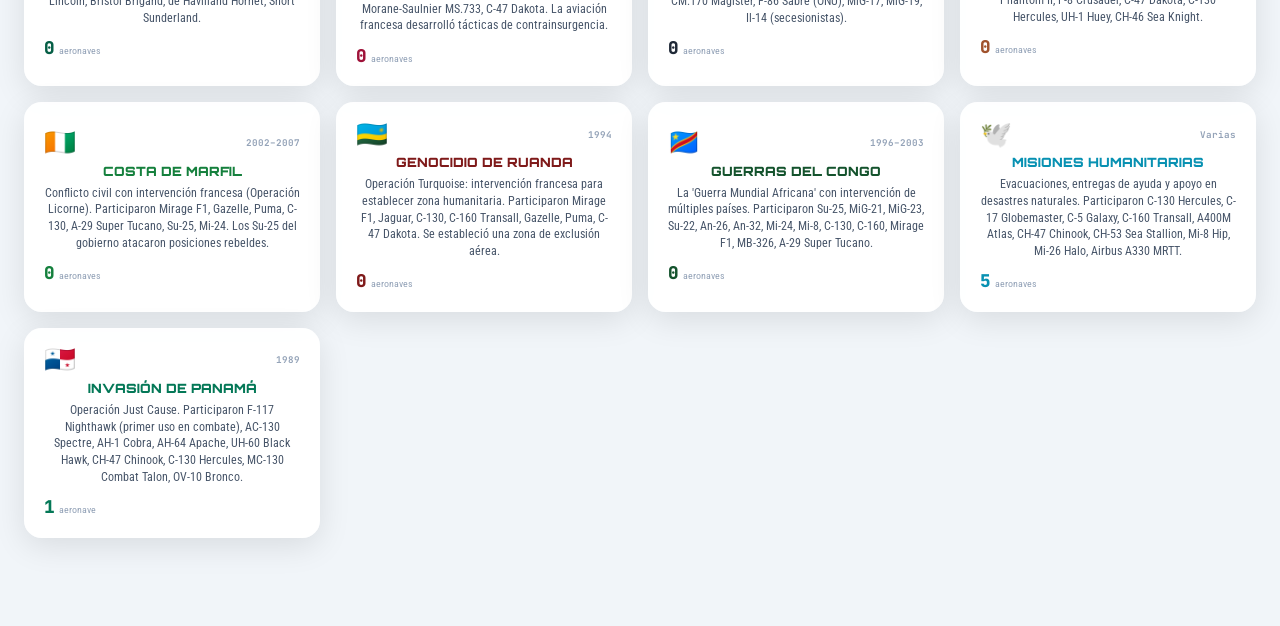
<file: theater.html>
<!DOCTYPE html>
<html lang="es">
<head>
  <meta charset="UTF-8">
  <meta name="viewport" content="width=device-width, initial-scale=1.0">
  <title>Teatro de Operaciones — AeroPedia</title>
  <link rel="manifest" href="manifest.json">
  <link rel="icon" href="icons/icon-96.svg" />
  <meta name="theme-color" content="#ffffff" id="themeColorMeta">
  <meta name="apple-mobile-web-app-capable" content="yes">
  <meta name="mobile-web-app-capable" content="yes">
  <meta name="apple-mobile-web-app-title" content="AeroPedia">
  <link rel="apple-touch-icon" href="icons/icon-192.svg">
  <meta name="description" content="Explora los conflictos históricos de aviación militar y los aviones que participaron en cada teatro de operaciones.">
  <link rel="stylesheet" href="styles.css">
  <link rel="stylesheet" href="https://cdnjs.cloudflare.com/ajax/libs/font-awesome/6.0.0/css/all.min.css">
  <script>if(localStorage.getItem('aeropedia_theme')==='dark')document.documentElement.classList.add('dark-preload');</script>
</head>
<body class="page-body">

<div id="navContainer"></div>

<div class="page-hero">
  <div class="page-hero-inner">
    <p class="page-hero-label">// Historial de conflictos</p>
    <h1 class="page-hero-title">Teatro de <span>Operaciones</span></h1>
    <p class="page-hero-sub">
      Selecciona un conflicto para ver qué aeronaves participaron, sus especificaciones
      y su papel en ese teatro de guerra.
    </p>
  </div>
</div>

<main class="page-content">

  <!-- Grid de conflictos -->
  <section id="conflictsSection">
    <div id="conflictsGrid" class="theater-page-grid">
      <!-- Se rellena con JS -->
    </div>
  </section>

  <!-- Resultado: aviones del conflicto seleccionado -->
  <section id="resultSection" style="display:none">
    <div id="resultHeader" class="theater-result-header"></div>

    <div style="display:flex;align-items:center;gap:.75rem;margin-bottom:1.25rem;flex-wrap:wrap">
      <input type="search" id="theaterSearch" class="search-input" placeholder="Filtrar por nombre, país o tipo..." oninput="debounce(filterTheaterResults, 300)" style="width:18rem">
      <span id="theaterCount" style="font-family:var(--font-mono);font-size:.65rem;color:var(--text-3)"></span>
      <button class="nav-link" onclick="clearSelection()" style="margin-left:auto">
        <i class="fas fa-arrow-left"></i> Todos los conflictos
      </button>
    </div>

    <div id="theaterAircraftGrid" class="mini-grid"></div>
  </section>

</main>

<script src="js/state.js"></script>
<script src="js/utils.js"></script>
<script src="js/theme.js"></script>
<script src="js/pages.js"></script>
<script>
'use strict';
let selectedConflictId = null;
let theaterPlanes      = [];

/* ── Grid de conflictos ─────────────────────────────── */
function buildConflictsGrid() {
  const grid = document.getElementById('conflictsGrid');
  if (!grid) return;

  const entries = Object.entries(conflictsDB);
  if (!entries.length) {
    showLoadError('conflictsGrid', new Error('No se encontraron conflictos en la base de datos.'));
    return;
  }

  grid.innerHTML = entries.map(function([id, cf]) {
    const count = aircraftDB.filter(function(p) {
      return (p.conflicts || []).includes(id);
    }).length;
    const color = cf.color || '#2563eb';
    return '<button class="theater-cf-card" id="cfcard-' + id + '" data-id="' + id + '" ' +
      'onclick="selectConflict(\'' + id + '\')" style="--cf-color:' + color + '">' +
      '<div class="cf-page-head">' +
        '<span class="cf-page-flag">' + cf.flag + '</span>' +
        '<span class="cf-page-years mono">' + cf.years + '</span>' +
      '</div>' +
      '<p class="cf-page-label header-font" style="color:' + color + '">' + cf.label + '</p>' +
      '<p class="cf-page-desc">' + cf.desc + '</p>' +
      '<div class="cf-page-count">' +
        '<span class="cf-page-count-n mono" style="color:' + color + '">' + count + '</span>' +
        '<span class="cf-page-count-l">aeronave' + (count !== 1 ? 's' : '') + '</span>' +
      '</div>' +
    '</button>';
  }).join('');

  // Activar conflicto desde el hash de la URL (#wwii_europe)
  const hash = location.hash.replace('#', '').trim();
  if (hash && conflictsDB[hash]) selectConflict(hash);
}

/* ── Seleccionar conflicto ──────────────────────────── */
function selectConflict(id) {
  const cf = conflictsDB[id];
  if (!cf) return;
  selectedConflictId = id;

  document.querySelectorAll('.theater-cf-card').forEach(function(c) {
    c.classList.toggle('active', c.dataset.id === id);
  });

  const header = document.getElementById('resultHeader');
  if (header) {
    header.style.setProperty('--cf-color', cf.color);
    header.innerHTML =
      '<span class="theater-result-flag">' + cf.flag + '</span>' +
      '<div>' +
        '<p class="theater-result-title header-font" style="color:' + cf.color + '">' + cf.label + '</p>' +
        '<p class="theater-result-years mono">' + cf.years + '</p>' +
        '<p class="theater-result-desc">' + cf.desc + '</p>' +
      '</div>';
  }

  theaterPlanes = aircraftDB
    .filter(function(p) { return (p.conflicts || []).includes(id); })
    .sort(function(a, b) { return a.year - b.year; });

  const searchEl = document.getElementById('theaterSearch');
  if (searchEl) searchEl.value = '';

  renderTheaterAircraft(theaterPlanes);

  document.getElementById('conflictsSection').style.display = 'none';
  document.getElementById('resultSection').style.display    = 'block';

  // Actualizar URL sin recargar
  history.pushState({ conflict: id }, '', '#' + id);

  document.getElementById('resultSection').scrollIntoView({ behavior: 'smooth', block: 'start' });
}

/* ── Renderizar aviones del teatro ──────────────────── */
function renderTheaterAircraft(planes) {
  const grid    = document.getElementById('theaterAircraftGrid');
  const countEl = document.getElementById('theaterCount');

  if (!planes.length) {
    grid.innerHTML =
      '<div class="theater-empty" style="grid-column:1/-1">' +
        '<i class="fas fa-satellite-dish"></i>' +
        '<p>Ninguna aeronave registrada en este conflicto</p>' +
      '</div>';
    if (countEl) countEl.textContent = '0 aeronaves';
    return;
  }

  if (countEl) countEl.textContent = planes.length + ' aeronave' + (planes.length !== 1 ? 's' : '');
  grid.innerHTML = planes.map(p => buildAircraftCard(p)).join('');
}

/* ── Filtro de búsqueda dentro del conflicto ─────────── */
function filterTheaterResults() {
  const s = (document.getElementById('theaterSearch').value || '').toLowerCase();
  const filtered = s
    ? theaterPlanes.filter(p => 
        p.name.toLowerCase().includes(s) || p.country.toLowerCase().includes(s) || p.type.toLowerCase().includes(s)
      )
    : theaterPlanes;
  renderTheaterAircraft(filtered);
}

/* ── Volver al grid de conflictos ────────────────────── */
function clearSelection() {
  selectedConflictId = null;
  document.querySelectorAll('.theater-cf-card').forEach(function(c) {
    c.classList.remove('active');
  });
  document.getElementById('conflictsSection').style.display = 'block';
  document.getElementById('resultSection').style.display    = 'none';
  history.pushState(null, '', location.pathname);
  document.getElementById('conflictsSection').scrollIntoView({ behavior: 'smooth', block: 'start' });
}

/* ── Botón Atrás del navegador ───────────────────────── */
window.addEventListener('popstate', function(e) {
  if (e.state && e.state.conflict) {
    selectConflict(e.state.conflict);
  } else {
    // Volver al grid de conflictos sin añadir historial
    selectedConflictId = null;
    document.getElementById('conflictsSection').style.display = 'block';
    document.getElementById('resultSection').style.display    = 'none';
  }
});

/* ── Init ────────────────────────────────────────────── */
async function initTheaterPage() {
  initTheme();
  document.getElementById('navContainer').innerHTML = buildNavBar('theater');
  try {
    await loadData();
    buildConflictsGrid();
  } catch (e) {
    showLoadError('conflictsGrid', e);
  }
}

document.addEventListener('DOMContentLoaded', initTheaterPage);
</script>
</body>
</html>
</file>
<file: styles.css>
/* ════════════════════════════════════════════════════════════
   AeroPedia — styles.css
   CSS 100% nativo. Sin frameworks.
   ════════════════════════════════════════════════════════════ */

@import url('https://fonts.googleapis.com/css2?family=Orbitron:wght@400;700;900&family=Roboto+Condensed:wght@300;400;700&family=JetBrains+Mono:wght@400;700&display=swap');

/* ── VARIABLES DE TEMA ──────────────────────────────────────── */
:root {
  --primary:      #2563eb;
  --primary-hov:  #1d4ed8;
  --dark:         #0f172a;
  --font-head:    'Orbitron', sans-serif;
  --font-body:    'Roboto Condensed', sans-serif;
  --font-mono:    'JetBrains Mono', monospace;

  /* Superficies */
  --bg-page:      #f1f5f9;
  --bg-header:    rgba(255,255,255,.88);
  --bg-card:      rgba(255,255,255,.97);
  --bg-input:     #fff;
  --bg-stat:      #f8fafc;

  /* Bordes y sombras */
  --border:       #e2e8f0;
  --border-card:  rgba(255,255,255,.3);
  --shadow-card:  0 8px 32px rgba(0,0,0,.10);
  --shadow-hover: 0 20px 48px rgba(0,0,0,.15);

  /* Textos */
  --text:         #0f172a;
  --text-2:       #475569;
  --text-3:       #94a3b8;
  --text-input:   #0f172a;

  /* Componentes */
  --pill-bg:      #e2e8f0;
  --pill-col:     #475569;
  --rank-hover:   rgba(37,99,235,.07);
  --sk-from:      #e2e8f0;
  --sk-mid:       #f1f5f9;

  /* Timeline */
  --tl-track:     #e2e8f0;
  --tl-dot-bg:    #fff;
  --tl-dot-bd:    #cbd5e1;

  /* Scrollbar */
  --sb-track:     #f1f5f9;
  --sb-thumb:     #cbd5e1;

  --transition:   background-color .3s ease, color .3s ease, border-color .3s ease;
}

/* ── DARK MODE ───────────────────────────────────────────────── */
body.dark {
  --bg-page:      #0a0f1e;
  --bg-header:    rgba(10,15,30,.92);
  --bg-card:      rgba(15,23,42,.97);
  --bg-input:     #1e293b;
  --bg-stat:      #1e293b;
  --border:       #1e293b;
  --border-card:  rgba(51,65,85,.5);
  --shadow-card:  0 8px 32px rgba(0,0,0,.4);
  --shadow-hover: 0 20px 48px rgba(0,0,0,.6);
  --text:         #f1f5f9;
  --text-2:       #94a3b8;
  --text-3:       #475569;
  --text-input:   #f1f5f9;
  --pill-bg:      #1e293b;
  --pill-col:     #94a3b8;
  --rank-hover:   rgba(37,99,235,.15);
  --sk-from:      #1e293b;
  --sk-mid:       #0f172a;
  --tl-track:     #1e293b;
  --tl-dot-bg:    #0a0f1e;
  --tl-dot-bd:    #334155;
  --sb-track:     #0a0f1e;
  --sb-thumb:     #334155;
}

/* ── RESET Y BASE ────────────────────────────────────────────── */
*, *::before, *::after { box-sizing: border-box; margin: 0; padding: 0; }

html { scroll-behavior: smooth; }

body {
  font-family: var(--font-body);
  background: var(--bg-page);
  color: var(--text);
  overflow-x: hidden;
  transition: var(--transition);
  min-height: 100vh;
}

.header-font { font-family: var(--font-head); }
.mono        { font-family: var(--font-mono); }

img { display: block; max-width: 100%; }
button { cursor: pointer; font-family: inherit; }
a { color: inherit; }

::-webkit-scrollbar       { width: 6px; }
::-webkit-scrollbar-track { background: var(--sb-track); }
::-webkit-scrollbar-thumb { background: var(--sb-thumb); border-radius: 10px; }

/* ── HEADER ──────────────────────────────────────────────────── */
.site-header {
  position: sticky;
  top: 0;
  z-index: 40;
  background: var(--bg-header);
  backdrop-filter: blur(14px);
  border-bottom: 1px solid var(--border);
}
.header-inner {
  max-width: 1280px;
  margin: 0 auto;
  padding: 1rem 1.5rem;
  display: flex;
  flex-direction: column;
  gap: .75rem;
}
.header-row1 {
  display: flex;
  flex-wrap: wrap;
  align-items: center;
  justify-content: space-between;
  gap: .75rem;
}

/* Logo */
.logo {
  display: flex;
  align-items: center;
  gap: .75rem;
  cursor: pointer;
  text-decoration: none;
  color: inherit;
}
.logo-icon {
  width: 2.4rem; height: 2.4rem;
  background: var(--primary);
  color: #fff;
  border-radius: .5rem;
  display: flex;
  align-items: center;
  justify-content: center;
  font-size: 1.2rem;
  transform: rotate(12deg);
}
.logo-text {
  font-family: var(--font-head);
  font-size: 1.4rem;
  font-weight: 900;
  letter-spacing: -.04em;
  text-transform: uppercase;
}
.logo-text span { color: var(--primary); }

/* Controles del header */
.header-controls {
  display: flex;
  flex-wrap: wrap;
  align-items: center;
  gap: .5rem;
}

/* Input de búsqueda */
.search-input {
  padding: .45rem 1rem;
  border: 1px solid var(--border);
  border-radius: 9999px;
  font-size: .8rem;
  width: 14rem;
  background: var(--bg-input);
  color: var(--text-input);
  outline: none;
  transition: border-color .2s;
}
.search-input:focus { border-color: var(--primary); }
.search-input::placeholder { color: var(--text-3); }

/* Select de categoría */
.cat-select {
  padding: .45rem 1rem;
  border: 1px solid var(--border);
  border-radius: 9999px;
  font-size: .65rem;
  font-weight: 700;
  text-transform: uppercase;
  cursor: pointer;
  background: var(--bg-input);
  color: var(--text-input);
  outline: none;
}

/* Botones de cabecera genéricos */
.header-btn {
  display: flex;
  align-items: center;
  gap: .4rem;
  padding: .45rem .9rem;
  border: 2px solid var(--border);
  border-radius: 9999px;
  font-size: .6rem;
  font-weight: 800;
  text-transform: uppercase;
  letter-spacing: .06em;
  background: transparent;
  color: var(--text-2);
  transition: border-color .2s, color .2s, background .2s;
}
.header-btn:hover         { border-color: var(--primary); color: var(--primary); }
.header-btn.active        { border-color: var(--primary); color: var(--primary); }
.header-btn.fav-active    { background: #fef08a; border-color: #eab308; color: #78350f; }
.header-btn.dark-btn      { background: var(--dark); color: #fff; border-color: var(--dark); }
.header-btn.dark-btn:hover{ background: var(--primary); border-color: var(--primary); }

/* Toggle de vista (galería / ranking) */
.view-toggle {
  display: flex;
  border: 2px solid var(--border);
  border-radius: 9999px;
  overflow: hidden;
}
.view-btn {
  padding: .45rem .75rem;
  font-size: .7rem;
  font-weight: 800;
  border: none;
  background: var(--bg-input);
  color: var(--text-2);
  transition: background .2s, color .2s;
}
.view-btn.active { background: var(--dark); color: #fff; }
body.dark .view-btn.active { background: var(--primary); }

/* Theme toggle */
.theme-toggle-wrap { display: flex; align-items: center; gap: .5rem; }
.theme-icon        { font-size: .8rem; }
#themeToggle {
  position: relative;
  width: 44px; height: 24px;
  border-radius: 9999px;
  border: none;
  background: #cbd5e1;
  cursor: pointer;
  transition: background .3s;
  flex-shrink: 0;
}
body.dark #themeToggle { background: var(--primary); }
#themeToggle::after {
  content: '';
  position: absolute;
  top: 3px; left: 3px;
  width: 18px; height: 18px;
  border-radius: 50%;
  background: #fff;
  box-shadow: 0 1px 4px rgba(0,0,0,.2);
  transition: transform .3s cubic-bezier(.34,1.56,.64,1);
}
body.dark #themeToggle::after { transform: translateX(20px); }

/* Panel de atajos de teclado */
.shortcut-wrap { position: relative; }
#shortcutPanel {
  position: absolute;
  right: 0; top: 2.5rem;
  width: 16rem;
  background: var(--dark);
  color: #fff;
  border-radius: 1rem;
  box-shadow: 0 16px 48px rgba(0,0,0,.4);
  padding: 1rem;
  z-index: 50;
  opacity: 0;
  transform: translateY(8px);
  pointer-events: none;
  transition: opacity .25s ease, transform .25s ease;
}
#shortcutPanel.visible   { opacity: 1; transform: translateY(0); pointer-events: all; }
#shortcutPanel.hidden    { display: none; }

.shortcut-title {
  font-family: var(--font-head);
  font-size: .6rem;
  font-weight: 900;
  text-transform: uppercase;
  letter-spacing: .08em;
  color: #60a5fa;
  margin-bottom: .75rem;
}
.shortcut-row {
  display: flex;
  justify-content: space-between;
  align-items: center;
  padding: .2rem 0;
}
.shortcut-row span { font-size: .75rem; color: #cbd5e1; }
kbd {
  font-family: var(--font-mono);
  font-size: .6rem;
  font-weight: 700;
  background: #334155;
  padding: 2px 6px;
  border-radius: 4px;
}

/* ── PANELES COLAPSABLES (Theater, Timeline, Mach) ──────────── */
.collapsible-panel {
  max-height: 0;
  opacity: 0;
  overflow: hidden;
  transition: max-height .45s ease, opacity .3s ease;
}
.collapsible-panel.open {
  max-height: 600px;
  opacity: 1;
}
.panel-dark {
  background: var(--dark);
  border-radius: 1rem;
  color: #fff;
  padding: 1.25rem 1.5rem;
}
.panel-head {
  display: flex;
  align-items: center;
  justify-content: space-between;
  margin-bottom: 1rem;
}
.panel-head-left {
  display: flex;
  align-items: center;
  gap: .6rem;
}
.panel-title {
  font-family: var(--font-head);
  font-size: .65rem;
  font-weight: 900;
  text-transform: uppercase;
  letter-spacing: .1em;
}
.panel-subtitle {
  font-family: var(--font-mono);
  font-size: .6rem;
  color: #60a5fa;
  font-weight: 700;
}
.panel-reset-btn {
  font-family: var(--font-mono);
  font-size: .6rem;
  font-weight: 700;
  text-transform: uppercase;
  background: none;
  border: none;
  color: #64748b;
  cursor: pointer;
  transition: color .2s;
}
.panel-reset-btn:hover:not(:disabled) { color: #fff; }
.panel-reset-btn:disabled { opacity: .4; cursor: default; }

/* ── TIMELINE ────────────────────────────────────────────────── */
.decade-marks {
  display: flex;
  justify-content: space-between;
  margin-bottom: .75rem;
  padding: 0 .25rem;
}
.decade-mark {
  display: flex;
  flex-direction: column;
  align-items: center;
  gap: 4px;
  background: none;
  border: none;
  cursor: pointer;
  transition: opacity .2s;
}
.decade-mark:hover { opacity: .75; }
.decade-dot {
  width: 8px; height: 8px;
  border-radius: 50%;
  border: 2px solid var(--tl-dot-bd);
  background: var(--tl-dot-bg);
  transition: all .2s;
}
.decade-mark.active .decade-dot {
  background: var(--primary);
  border-color: var(--primary);
  box-shadow: 0 0 6px rgba(37,99,235,.5);
  transform: scale(1.3);
}
.decade-label {
  font-family: var(--font-mono);
  font-size: .55rem;
  font-weight: 700;
  color: var(--text-3);
  transition: color .2s;
}
.decade-mark.active .decade-label { color: var(--primary); }

.timeline-sliders {
  position: relative;
  height: 1.25rem;
  padding: 0 .25rem;
}
.timeline-track-bg {
  position: absolute;
  top: 50%; left: .25rem; right: .25rem;
  height: 4px;
  background: #334155;
  border-radius: 9999px;
  transform: translateY(-50%);
}
#timelineTrackFill {
  position: absolute;
  top: 0; height: 100%;
  background: var(--primary);
  border-radius: 9999px;
  pointer-events: none;
}
.timeline-input {
  position: absolute;
  top: 0; left: 0; right: 0;
  width: 100%; height: 100%;
  opacity: 0;
  cursor: pointer;
  -webkit-appearance: none;
  appearance: none;
}
.timeline-thumb {
  position: absolute;
  top: 50%;
  width: 18px; height: 18px;
  background: var(--primary);
  border-radius: 50%;
  border: 3px solid var(--bg-page);
  transform: translate(-50%, -50%);
  pointer-events: none;
  transition: left .05s;
}
.timeline-ticks {
  display: flex;
  justify-content: space-between;
  margin-top: .4rem;
  padding: 0 .25rem;
}
.timeline-ticks span {
  font-family: var(--font-mono);
  font-size: .55rem;
  color: #475569;
}
.timeline-hint {
  font-family: var(--font-mono);
  font-size: .6rem;
  color: #475569;
  text-align: center;
  margin-top: .75rem;
}

/* ── MACH CALCULATOR ─────────────────────────────────────────── */
#machCalc { max-height: 0; opacity: 0; overflow: hidden; transition: max-height .4s ease, opacity .3s ease; }
#machCalc.open { max-height: 440px; opacity: 1; }

.mach-grid {
  display: grid;
  grid-template-columns: 1fr 1fr 1fr;
  gap: 1.5rem;
  margin-bottom: 1rem;
}
@media (max-width: 768px) { .mach-grid { grid-template-columns: 1fr; } }

.mach-label {
  font-family: var(--font-mono);
  font-size: .6rem;
  font-weight: 700;
  text-transform: uppercase;
  color: #60a5fa;
  display: block;
  margin-bottom: .5rem;
}
.mach-input-row { display: flex; gap: .5rem; }
.mach-input {
  flex: 1;
  background: #1e293b;
  border: 1px solid #334155;
  border-radius: .5rem;
  padding: .5rem .75rem;
  font-family: var(--font-mono);
  font-size: .85rem;
  color: #fff;
  outline: none;
  transition: border-color .2s;
}
.mach-input:focus { border-color: var(--primary); }
.mach-select {
  background: #1e293b;
  border: 1px solid #334155;
  border-radius: .5rem;
  padding: .5rem .5rem;
  font-family: var(--font-mono);
  font-size: .7rem;
  font-weight: 700;
  color: #fff;
  outline: none;
}
.mach-range-wrap { margin-top: .75rem; }
.mach-range {
  -webkit-appearance: none;
  appearance: none;
  width: 100%;
  height: 4px;
  background: #334155;
  border-radius: 9999px;
  outline: none;
}
.mach-range::-webkit-slider-thumb {
  -webkit-appearance: none;
  width: 16px; height: 16px;
  background: var(--primary);
  border-radius: 50%;
  cursor: pointer;
}
.mach-result-box {
  background: #1e293b;
  border: 1px solid #334155;
  border-radius: .75rem;
  padding: 1rem;
  text-align: center;
}
.mach-result {
  font-family: var(--font-head);
  font-size: 2.5rem;
  font-weight: 900;
  color: #fff;
  line-height: 1;
}
.mach-result-label {
  font-family: var(--font-mono);
  font-size: .6rem;
  color: #64748b;
  text-transform: uppercase;
  margin-top: .25rem;
}
.mach-category {
  font-family: var(--font-mono);
  font-size: .6rem;
  font-weight: 700;
  text-transform: uppercase;
  margin-top: .4rem;
  color: #60a5fa;
}
.mach-category.subsonic    { color: #4ade80; }
.mach-category.transonic   { color: #facc15; }
.mach-category.supersonic  { color: #fb923c; }
.mach-category.hypersonic  { color: #f87171; }
.mach-category.highersonic { color: #f0abfc; }
.mach-result.subsonic    { color: #4ade80; }
.mach-result.transonic   { color: #facc15; }
.mach-result.supersonic  { color: #fb923c; }
.mach-result.hypersonic  { color: #f87171; }
.mach-result.highersonic { color: #f0abfc; }

.mach-ref {
  display: grid;
  grid-template-columns: repeat(4, 1fr);
  gap: .5rem;
  border-top: 1px solid #334155;
  padding-top: .75rem;
  margin-top: .75rem;
}
@media (max-width: 640px) { .mach-ref { grid-template-columns: repeat(2,1fr); } }
.mach-ref-item {
  background: #1e293b;
  border-radius: .5rem;
  padding: .5rem;
  text-align: center;
}
.mach-ref-label { font-family: var(--font-mono); font-size: .55rem; color: #64748b; text-transform: uppercase; font-weight: 700; }
.mach-ref-val   { font-family: var(--font-mono); font-size: .7rem;  font-weight: 700; color: #fff; margin-top: .1rem; }

/* ── MAIN / GALERÍA ──────────────────────────────────────────── */
.site-main    { max-width: 1280px; margin: 0 auto; padding: 2rem 1.5rem; }

/* Contador de resultados */
.result-counter {
  display: flex;
  align-items: center;
  gap: .6rem;
  margin-bottom: 1.5rem;
  flex-wrap: wrap;
}
.result-label  { font-family: var(--font-mono); font-size: .6rem; font-weight: 700; text-transform: uppercase; color: var(--text-3); }
.result-count  { font-family: var(--font-head); font-size: 1.1rem; font-weight: 900; color: var(--text); }
.result-divider{ flex: 1; height: 1px; background: var(--border); min-width: 1rem; }
.result-filter { font-family: var(--font-mono); font-size: .6rem; font-weight: 700; text-transform: uppercase; color: var(--primary); }

/* Grid de galería */
#galleryView.hidden { display: none; }
#rankingView.hidden { display: none; }

.gallery-grid {
  display: grid;
  grid-template-columns: repeat(auto-fill, minmax(280px, 1fr));
  gap: 2rem;
}

/* ── CARD ────────────────────────────────────────────────────── */
.card {
  background: var(--bg-card);
  border: 1px solid var(--border-card);
  border-bottom: 4px solid transparent;
  border-radius: 1.5rem;
  overflow: hidden;
  display: flex;
  flex-direction: column;
  box-shadow: var(--shadow-card);
  transition: transform .4s cubic-bezier(.175,.885,.32,1.275),
              box-shadow .4s ease,
              border-color .3s ease;
}
.card:hover {
  transform: translateY(-10px);
  box-shadow: var(--shadow-hover);
  border-bottom-color: var(--primary);
}
.card.selected-for-compare {
  border: 2px solid var(--primary);
  border-bottom: 2px solid var(--primary);
  box-shadow: 0 0 0 4px rgba(37,99,235,.25), var(--shadow-hover);
  transform: translateY(-6px);
}

.card-img-wrap {
  position: relative;
  height: 200px;
  overflow: hidden;
  background: #0f172a;
}
.card-img-wrap img {
  width: 100%; height: 100%;
  object-fit: cover;
  transition: transform .6s ease;
}
.card:hover .card-img-wrap img { transform: scale(1.1); }

/* Badges sobre la imagen */
.card-badge-type,
.card-badge-year,
.card-badge-mach {
  position: absolute;
  font-size: .55rem;
  font-weight: 900;
  text-transform: uppercase;
  letter-spacing: .06em;
  padding: 3px 10px;
  border-radius: 9999px;
  backdrop-filter: blur(6px);
}
.card-badge-type { top: 1rem; left: 1rem; background: var(--primary); color: #fff; }
.card-badge-year { top: 1rem; right: 1rem; background: rgba(0,0,0,.5); color: #fff; font-family: var(--font-mono); }
.card-badge-mach { bottom: 1rem; right: 1rem; background: rgba(0,0,0,.5); color: #fff; font-family: var(--font-mono); }

.card-body { padding: 1.25rem; display: flex; flex-direction: column; flex: 1; }

.card-name {
  font-size: 1.3rem;
  font-weight: 900;
  font-style: italic;
  text-transform: uppercase;
  letter-spacing: -.03em;
  line-height: 1;
  margin-bottom: .25rem;
}
.card-meta { display: flex; align-items: center; gap: .5rem; flex-wrap: wrap; margin-bottom: 1rem; }
.card-country { font-size: .6rem; font-weight: 700; text-transform: uppercase; color: var(--text-3); }

.card-stats {
  display: grid;
  grid-template-columns: 1fr 1fr;
  gap: .5rem;
  margin-bottom: 1rem;
}
.stat-badge {
  background: var(--bg-stat);
  border-left: 3px solid var(--primary);
  padding: 4px 8px;
  transition: var(--transition);
}
.stat-label { display: block; font-size: .55rem; text-transform: uppercase; font-weight: 700; color: var(--text-3); }
.stat-value { font-size: .7rem; font-weight: 900; }

.card-bars { display: flex; flex-direction: column; gap: .6rem; margin-bottom: 1rem; }

.bar-labels { display: flex; justify-content: space-between; font-size: .55rem; font-weight: 900; text-transform: uppercase; margin-bottom: .25rem; }
.bar-track  { height: 4px; background: var(--border); border-radius: 9999px; overflow: hidden; }
.bar-fill   { height: 100%; border-radius: 9999px; transition: width .5s ease; }

.card-actions { display: flex; gap: .4rem; margin-top: auto; }
.btn-detail {
  flex: 1;
  padding: .6rem;
  background: var(--dark);
  color: #fff;
  border: none;
  border-radius: .75rem;
  font-size: .6rem;
  font-weight: 900;
  text-transform: uppercase;
  letter-spacing: .06em;
  display: flex;
  align-items: center;
  justify-content: center;
  gap: .35rem;
  transition: background .2s;
}
.btn-detail:hover { background: var(--primary); }
.btn-icon {
  padding: .6rem .75rem;
  border: 2px solid var(--border);
  border-radius: .75rem;
  background: transparent;
  color: var(--text-3);
  font-size: .7rem;
  transition: all .2s;
}
.btn-icon:hover  { border-color: var(--primary); color: var(--primary); }
.btn-icon.active { background: var(--primary); border-color: var(--primary); color: #fff; }

.fav-btn          { transition: transform .2s ease, color .2s ease, background .2s, border-color .2s; }
.fav-btn:hover    { transform: scale(1.25); }
.fav-btn.active   { color: #f59e0b; border-color: #f59e0b; }

/* ── BADGES DE GENERACIÓN ────────────────────────────────────── */
.gen-badge {
  font-family: var(--font-mono);
  font-size: .55rem;
  font-weight: 900;
  text-transform: uppercase;
  letter-spacing: .04em;
  padding: 2px 7px;
  border-radius: 9999px;
  border: 1.5px solid currentColor;
  white-space: nowrap;
}
/* ── por generación ─────────────────────────────────────────── */
.gen-1  { color: #d1d5db; background: rgba(209,213,219,.10); }
.gen-2  { color: #fbbf24; background: rgba(251,191,36,.10); }
.gen-3  { color: #94a3b8; background: rgba(148,163,184,.12); }
.gen-4  { color: #38bdf8; background: rgba(56,189,248,.12); }
.gen-45 { color: #a78bfa; background: rgba(167,139,250,.12); }
.gen-5  { color: #34d399; background: rgba(52,211,153,.15); box-shadow: 0 0 8px rgba(52,211,153,.3); }
.gen-6  { color: #f472b6; background: rgba(244,114,182,.15);
          box-shadow: 0 0 10px rgba(244,114,182,.4);
          animation: gen6-pulse 2.5s ease-in-out infinite; }

@keyframes gen6-pulse {
  0%,100% { box-shadow: 0 0 8px rgba(244,114,182,.3); }
  50%      { box-shadow: 0 0 16px rgba(244,114,182,.7); }
}

/* ── SKELETON LOADING ────────────────────────────────────────── */
@keyframes shimmer {
  0%   { background-position: -800px 0; }
  100% { background-position:  800px 0; }
}
.skeleton {
  background: linear-gradient(90deg, var(--sk-from) 25%, var(--sk-mid) 50%, var(--sk-from) 75%);
  background-size: 800px 100%;
  animation: shimmer 1.4s ease-in-out infinite;
  border-radius: 6px;
}
.skeleton-card {
  background: var(--bg-card);
  border-radius: 1.5rem;
  overflow: hidden;
  box-shadow: var(--shadow-card);
}
.sk-img   { height: 200px; border-radius: 0; }
.skeleton-body { padding: 1.25rem; display: flex; flex-direction: column; gap: .75rem; }
.sk-title { height: 1.4rem; width: 75%; }
.sk-sub   { height: .75rem; width: 40%; }
.sk-grid  { display: grid; grid-template-columns: 1fr 1fr; gap: .5rem; }
.sk-badge { height: 2.5rem; }
.sk-bar   { height: .5rem; }
.sk-btn   { height: 2.5rem; border-radius: .75rem; margin-top: .5rem; }

/* ── EMPTY STATE ─────────────────────────────────────────────── */
@keyframes hudScan {
  0%   { opacity: .2; transform: scaleX(.8); }
  50%  { opacity: 1;  transform: scaleX(1); }
  100% { opacity: .2; transform: scaleX(.8); }
}
.empty-state {
  grid-column: 1 / -1;
  display: flex;
  flex-direction: column;
  align-items: center;
  padding: 5rem 1rem;
  user-select: none;
}
.hud-lines { display: flex; flex-direction: column; gap: .35rem; width: 10rem; margin: 1.5rem 0; }
.hud-scan-line {
  height: 2px;
  background: rgba(96,165,250,.5);
  border-radius: 9999px;
  animation: hudScan 2s ease-in-out infinite;
}
.empty-icon  { font-size: 4rem; color: var(--border); margin-bottom: 1.5rem; }
.empty-title { font-family: var(--font-head); font-size: 1rem; text-transform: uppercase; letter-spacing: .1em; color: var(--text-3); margin-bottom: .5rem; }
.empty-msg   { font-size: .85rem; color: var(--text-3); text-align: center; max-width: 24rem; }

/* ── RANKING TABLE ───────────────────────────────────────────── */
.ranking-pills {
  display: flex;
  flex-wrap: wrap;
  gap: .4rem;
  margin-bottom: 1rem;
  align-items: center;
}
.ranking-pills-label { font-family: var(--font-mono); font-size: .6rem; font-weight: 700; text-transform: uppercase; color: var(--text-3); margin-right: .25rem; }
.rank-stat-pill {
  padding: .35rem .85rem;
  border-radius: 9999px;
  font-family: var(--font-mono);
  font-size: .6rem;
  font-weight: 700;
  text-transform: uppercase;
  border: none;
  background: var(--pill-bg);
  color: var(--pill-col);
  cursor: pointer;
  transition: background .2s, color .2s;
}
.rank-stat-pill:hover  { background: var(--border); }
.rank-stat-pill.active { background: var(--dark); color: #fff; }
body.dark .rank-stat-pill.active { background: var(--primary); }

.ranking-table-wrap {
  background: var(--bg-card);
  border-radius: 1rem;
  box-shadow: var(--shadow-card);
  overflow: hidden;
  border: 1px solid var(--border);
}
.ranking-table { width: 100%; border-collapse: collapse; }
.ranking-table thead { background: var(--dark); }
.ranking-table thead th {
  padding: .75rem 1rem;
  text-align: left;
  font-family: var(--font-mono);
  font-size: .6rem;
  font-weight: 700;
  text-transform: uppercase;
  color: #94a3b8;
}
.sort-th { cursor: pointer; user-select: none; transition: color .2s; }
.sort-th:hover  { color: #60a5fa; }
.sort-th.sorted { color: #60a5fa; }
.sort-icon { display: inline-block; margin-left: .25rem; font-size: .5rem; }

.rank-row {
  border-top: 1px solid var(--border);
  cursor: pointer;
  transition: background .2s;
}
.rank-row:hover { background: var(--rank-hover); }
.rank-row td { padding: .75rem 1rem; vertical-align: middle; }

.rank-pos { font-family: var(--font-mono); font-weight: 700; font-size: .85rem; color: var(--text-3); }

.rank-thumb-wrap { width: 2.5rem; height: 2.5rem; border-radius: .5rem; overflow: hidden; background: #0f172a; flex-shrink: 0; }
.rank-thumb      { width: 100%; height: 100%; object-fit: cover; }
.rank-plane      { display: flex; align-items: center; gap: .75rem; }
.rank-name       { font-size: .8rem; font-weight: 900; text-transform: uppercase; line-height: 1; }
.rank-sub        { font-size: .6rem; color: var(--text-3); margin-top: .1rem; }

.rank-stat-val   { font-weight: 700; font-size: .85rem; display: block; margin-bottom: .25rem; }
.rank-bar-track  { height: 4px; background: var(--border); border-radius: 9999px; overflow: hidden; width: 8rem; }
.rank-bar-fill   { height: 100%; border-radius: 9999px; }
.rank-extra      { font-size: .75rem; color: var(--text-2); }
.rank-type-badge {
  padding: 2px 8px;
  background: var(--bg-stat);
  border-radius: 9999px;
  font-size: .6rem;
  font-weight: 700;
  text-transform: uppercase;
  color: var(--text-2);
}
.rank-empty { text-align: center; padding: 4rem; color: var(--text-3); font-size: .9rem; }
.hidden-sm { display: none; }
.hidden-md { display: none; }
@media (min-width: 768px)  { .hidden-sm { display: table-cell; } }
@media (min-width: 1024px) { .hidden-md { display: table-cell; } }

/* ── BARRA DE COMPARACIÓN FLOTANTE ───────────────────────────── */
#compareBar {
  position: fixed;
  bottom: 0; left: 0; right: 0;
  z-index: 40;
  background: rgba(15,23,42,.97);
  backdrop-filter: blur(12px);
  border-top: 1px solid rgba(37,99,235,.3);
  padding: 1rem 1.5rem;
  transform: translateY(100%);
  transition: transform .4s cubic-bezier(.77,0,.175,1);
}
#compareBar.visible { transform: translateY(0); }

.compare-bar-inner {
  max-width: 1280px;
  margin: 0 auto;
  display: flex;
  align-items: center;
  justify-content: space-between;
  flex-wrap: wrap;
  gap: .75rem;
}
.compare-bar-left  { display: flex; align-items: center; gap: .75rem; flex-wrap: wrap; }
.compare-bar-label { font-family: var(--font-head); font-size: .65rem; font-weight: 900; text-transform: uppercase; color: #fff; }
.compare-bar-right { display: flex; align-items: center; gap: .5rem; }
.compare-hint      { font-family: var(--font-mono); font-size: .6rem; font-weight: 700; text-transform: uppercase; color: #64748b; }

.compare-slot {
  display: flex;
  align-items: center;
  gap: .35rem;
  background: #1e293b;
  border-radius: 9999px;
  padding: .2rem .6rem .2rem .85rem;
  font-size: .6rem;
  font-weight: 700;
  color: #fff;
}
.compare-slot button {
  background: none;
  border: none;
  color: #64748b;
  font-size: .75rem;
  line-height: 1;
  padding: 0 .1rem;
  transition: color .2s;
}
.compare-slot button:hover { color: #fff; }

.btn-compare {
  padding: .5rem 1.2rem;
  background: var(--primary);
  color: #fff;
  border: none;
  border-radius: 9999px;
  font-family: var(--font-mono);
  font-size: .6rem;
  font-weight: 700;
  text-transform: uppercase;
  letter-spacing: .06em;
  transition: background .2s;
}
.btn-compare:hover:not(:disabled) { background: var(--primary-hov); }
.btn-compare:disabled { opacity: .4; cursor: default; }
.btn-cancel {
  padding: .5rem 1rem;
  background: #1e293b;
  color: #fff;
  border: none;
  border-radius: 9999px;
  font-family: var(--font-mono);
  font-size: .6rem;
  font-weight: 700;
  text-transform: uppercase;
  transition: background .2s;
}
.btn-cancel:hover { background: #334155; }

/* ── OVERLAY BASE ────────────────────────────────────────────── */
.overlay {
  position: fixed;
  inset: 0;
  z-index: 50;
  overflow-y: auto;
}
.overlay.hidden { display: none; }

/* ── OVERLAY: FICHA TÉCNICA ──────────────────────────────────── */
#detailOverlay {
  background: #0f172a;
  color: #fff;
  transform: translateX(100%);
  transition: transform .5s cubic-bezier(.77,0,.175,1);
}
#detailOverlay.active { transform: translateX(0); }

.detail-overlay-inner { padding: 1.5rem 2rem; max-width: 1200px; margin: 0 auto; }

.detail-topbar {
  display: flex;
  align-items: center;
  justify-content: space-between;
  margin-bottom: 2rem;
}
.btn-back {
  display: flex;
  align-items: center;
  gap: .5rem;
  background: none;
  border: none;
  color: #60a5fa;
  font-family: var(--font-mono);
  font-size: .65rem;
  font-weight: 700;
  text-transform: uppercase;
  letter-spacing: .08em;
  cursor: pointer;
  transition: color .2s;
}
.btn-back:hover { color: #fff; }
.btn-share {
  display: flex;
  align-items: center;
  gap: .4rem;
  padding: .4rem 1rem;
  border: 1px solid #334155;
  border-radius: 9999px;
  background: transparent;
  color: #64748b;
  font-family: var(--font-mono);
  font-size: .6rem;
  font-weight: 700;
  text-transform: uppercase;
  letter-spacing: .06em;
  cursor: pointer;
  transition: border-color .2s, color .2s;
}
.btn-share:hover { border-color: #60a5fa; color: #60a5fa; }

/* Grid de la ficha */
.detail-grid {
  display: grid;
  grid-template-columns: 1fr;
  gap: 2.5rem;
  align-items: start;
}
@media (min-width: 1024px) { .detail-grid { grid-template-columns: 1fr 1fr; } }

.detail-name {
  font-size: 3rem;
  font-weight: 900;
  font-style: italic;
  text-transform: uppercase;
  letter-spacing: -.04em;
  line-height: .95;
  margin-bottom: .5rem;
}
@media (max-width: 640px) { .detail-name { font-size: 2rem; } }

.detail-meta {
  display: flex;
  align-items: center;
  gap: .75rem;
  flex-wrap: wrap;
  margin-bottom: 1rem;
}
.detail-type-badge {
  font-family: var(--font-mono);
  font-size: .8rem;
  font-weight: 700;
  color: #60a5fa;
  text-transform: uppercase;
  letter-spacing: .08em;
}
.detail-desc { font-size: 1rem; line-height: 1.65; color: #cbd5e1; margin-bottom: 1.5rem; }

/* Secciones de la ficha */
.detail-section {
  border-top: 1px solid #1e293b;
  padding-top: 1.25rem;
  margin-top: 1.25rem;
}
.detail-section-title {
  display: flex;
  align-items: center;
  gap: .5rem;
  font-family: var(--font-mono);
  font-size: .65rem;
  font-weight: 700;
  text-transform: uppercase;
  letter-spacing: .08em;
  color: #94a3b8;
  margin-bottom: .75rem;
}
.detail-section-sub { font-size: .8rem; color: #64748b; margin-bottom: .75rem; }
.no-conflicts { font-style: italic; }

/* Wikipedia */
.wiki-spinner {
  display: inline-block;
  width: .75rem; height: .75rem;
  border: 2px solid #60a5fa;
  border-top-color: transparent;
  border-radius: 50%;
  animation: spin .8s linear infinite;
}
.wiki-spinner.hidden { display: none; }
.wiki-text { font-size: .9rem; color: #94a3b8; line-height: 1.65; }
.wiki-text.loading { font-style: italic; }
.wiki-link {
  display: inline-flex;
  align-items: center;
  gap: .4rem;
  font-family: var(--font-mono);
  font-size: .6rem;
  font-weight: 700;
  text-transform: uppercase;
  letter-spacing: .06em;
  color: #60a5fa;
  text-decoration: none;
  margin-top: .75rem;
  transition: color .2s;
}
.wiki-link:hover { color: #fff; }
.wiki-link.hidden { display: none; }

/* Specs */
.detail-specs {
  display: grid;
  grid-template-columns: 1fr 1fr;
  gap: 1rem 2rem;
}
@media (max-width: 480px) { .detail-specs { grid-template-columns: 1fr; } }

.spec-label  { display: block; font-family: var(--font-mono); font-size: .55rem; font-weight: 700; text-transform: uppercase; color: #60a5fa; margin-bottom: .2rem; }
.spec-value  { font-size: .85rem; color: #e2e8f0; }

/* Teatro */
.conflict-chips-wrap { display: flex; flex-wrap: wrap; gap: .5rem; }
.conflict-chip {
  display: inline-flex;
  align-items: center;
  gap: .3rem;
  font-family: var(--font-mono);
  font-size: .6rem;
  font-weight: 700;
  text-transform: uppercase;
  letter-spacing: .04em;
  padding: 4px 10px;
  border-radius: 9999px;
  border: 1.5px solid var(--chip-color, #64748b);
  color: var(--chip-color, #64748b);
  background: color-mix(in srgb, var(--chip-color, #64748b) 12%, transparent);
  cursor: pointer;
  transition: opacity .2s, transform .15s;
  background-color: transparent;
}
.conflict-chip:hover { opacity: .8; transform: scale(1.05); }
/* Fallback para navegadores sin color-mix */
@supports not (background: color-mix(in srgb, red 10%, transparent)) {
  .conflict-chip { background: rgba(100,116,139,.12); }
}

/* Trivia */
.detail-trivia { background: rgba(30,41,59,.6); border-radius: .75rem; padding: 1.25rem; border-left: 4px solid var(--primary); }
.trivia-text   { font-style: italic; color: #94a3b8; font-size: .9rem; line-height: 1.6; }

/* Imagen del detalle */
.detail-visual { position: relative; }
.detail-img-glow {
  position: absolute;
  inset: -4px;
  background: linear-gradient(135deg, var(--primary), #6366f1);
  border-radius: 1.5rem;
  filter: blur(8px);
  opacity: .2;
  transition: opacity .5s;
}
.detail-visual:hover .detail-img-glow { opacity: .45; }
.detail-img {
  position: relative;
  width: 100%;
  height: 500px;
  object-fit: cover;
  border-radius: 1.5rem;
  box-shadow: 0 24px 64px rgba(0,0,0,.4);
}
@media (max-width: 640px) { .detail-img { height: 260px; } }
.detail-img-stats {
  position: absolute;
  bottom: 1.5rem; right: 1.5rem;
  display: flex;
  gap: .75rem;
}
.img-stat {
  background: rgba(0,0,0,.6);
  backdrop-filter: blur(8px);
  border: 1px solid rgba(255,255,255,.1);
  border-radius: .75rem;
  padding: .75rem 1rem;
}
.img-stat-label { font-family: var(--font-mono); font-size: .55rem; text-transform: uppercase; color: #64748b; font-weight: 700; display: block; margin-bottom: .1rem; }
.img-stat-val   { font-family: var(--font-head); font-size: 1.1rem; font-weight: 900; color: #fff; }

/* ── OVERLAY: COMPARADOR ─────────────────────────────────────── */
#compareOverlay {
  background: rgba(2,6,23,.96);
  backdrop-filter: blur(14px);
  color: #fff;
  opacity: 0;
  transform: translateY(24px);
  pointer-events: none;
  transition: opacity .4s ease, transform .4s ease;
}
#compareOverlay.active { opacity: 1; transform: translateY(0); pointer-events: all; }

.cmp-inner { max-width: 1100px; margin: 0 auto; padding: 1.5rem 2rem; }
.cmp-topbar { display: flex; align-items: flex-start; justify-content: space-between; margin-bottom: 1.5rem; }
.cmp-title  { font-family: var(--font-head); font-size: 1.8rem; font-weight: 900; text-transform: uppercase; }
.cmp-title span { color: #60a5fa; }
.cmp-subtitle { font-family: var(--font-mono); font-size: .65rem; color: #64748b; text-transform: uppercase; margin-top: .25rem; }
.btn-close { background: none; border: none; color: #64748b; font-family: var(--font-mono); font-size: .65rem; font-weight: 700; text-transform: uppercase; letter-spacing: .08em; cursor: pointer; transition: color .2s; }
.btn-close:hover { color: #fff; }

.cmp-header-row {
  display: grid;
  gap: 1.5rem;
  margin-bottom: 1.5rem;
}
.cmp-header-col  { text-align: center; }
.cmp-img-wrap    { width: 100%; height: 9rem; border-radius: .75rem; overflow: hidden; margin-bottom: .75rem; border: 2px solid transparent; }
.cmp-img-wrap img { width: 100%; height: 100%; object-fit: cover; }
.cmp-plane-name  { font-size: 1rem; font-weight: 900; text-transform: uppercase; line-height: 1.1; margin-bottom: .2rem; }
.cmp-plane-meta  { font-size: .6rem; color: #64748b; text-transform: uppercase; margin-bottom: .4rem; }
.cmp-plane-badges { display: flex; justify-content: center; gap: .4rem; flex-wrap: wrap; }
.cmp-type-badge  { padding: 2px 8px; border-radius: 9999px; font-family: var(--font-mono); font-size: .55rem; font-weight: 700; text-transform: uppercase; color: #fff; }

/* Tabs */
.cmp-tabs { display: flex; gap: .5rem; margin-bottom: 1.25rem; }
.cmp-tab {
  padding: .4rem 1rem;
  border-radius: 9999px;
  font-family: var(--font-mono);
  font-size: .6rem;
  font-weight: 700;
  text-transform: uppercase;
  letter-spacing: .06em;
  background: transparent;
  border: 1.5px solid #334155;
  color: #64748b;
  cursor: pointer;
  transition: all .2s;
}
.cmp-tab.active { background: #1e293b; color: #fff; border-color: var(--primary); }


.cmp-panel.hidden { display: none; }

/* Tabla de comparación */
.cmp-table-wrap { overflow-x: auto; }
.cmp-table { width: 100%; border-collapse: collapse; }
.cmp-table thead th {
  padding: .6rem 1rem;
  text-align: left;
  font-family: var(--font-mono);
  font-size: .6rem;
  font-weight: 700;
  text-transform: uppercase;
}
.cmp-row        { border-top: 1px solid #1e293b; }
.cmp-arm-row    { background: rgba(30,41,59,.5); }
.cmp-param      { padding: 1rem; font-family: var(--font-mono); font-size: .6rem; font-weight: 700; text-transform: uppercase; color: #64748b; }
.cmp-stat-cell  { padding: 1rem; }
.cmp-stat-row   { display: flex; align-items: center; justify-content: space-between; margin-bottom: .25rem; }
.cmp-stat-val   { font-family: var(--font-mono); font-size: .85rem; font-weight: 700; color: #fff; }
.cmp-leader     { font-family: var(--font-mono); font-size: .55rem; font-weight: 700; text-transform: uppercase; color: #facc15; }
.cmp-bar-track  { height: 5px; background: #1e293b; border-radius: 9999px; overflow: hidden; }
.cmp-bar-fill   { height: 100%; border-radius: 9999px; transition: width .8s cubic-bezier(.22,1,.36,1); }
.cmp-arm-val    { font-size: .75rem; color: #cbd5e1; }
.cmp-trivia     { font-style: italic; font-size: .8rem; color: #64748b; }

/* Panel radar */
.cmp-radar-grid { display: grid; grid-template-columns: 1fr 1fr; gap: 2rem; align-items: start; }
@media (max-width: 768px) { .cmp-radar-grid { grid-template-columns: 1fr; } }
.radar-canvas-wrap { background: rgba(30,41,59,.4); border-radius: 1rem; padding: 1.5rem; border: 1px solid #1e293b; }
.cmp-domain-list { display: flex; flex-direction: column; gap: .75rem; }
.cmp-domain-title { font-size: .6rem; font-weight: 700; text-transform: uppercase; color: #64748b; margin-bottom: .25rem; }
.cmp-domain-card { background: #0f172a; border-radius: .75rem; padding: 1rem; border-left: 3px solid; }
.cmp-domain-name { font-size: .85rem; font-weight: 900; text-transform: uppercase; margin-bottom: .15rem; }
.cmp-domain-meta { font-size: .6rem; color: #64748b; margin-bottom: .4rem; }
.cmp-domain-lead { font-family: var(--font-mono); font-size: .6rem; font-weight: 700; color: #facc15; text-transform: uppercase; }
.cmp-domain-none { font-family: var(--font-mono); font-size: .6rem; color: #475569; text-transform: uppercase; }
.cmp-radar-note  { font-size: .7rem; color: #475569; font-style: italic; margin-top: .5rem; }

/* ── TEATRO DE OPERACIONES ───────────────────────────────────── */
.theater-hint { font-family: var(--font-mono); font-size: .6rem; color: #64748b; margin-bottom: 1rem; }
.theater-grid {
  display: grid;
  grid-template-columns: repeat(auto-fill, minmax(160px, 1fr));
  gap: .75rem;
}
.conflict-card {
  text-align: left;
  border-radius: 1rem;
  padding: .9rem 1rem;
  border: 2px solid color-mix(in srgb, var(--cf-color, #64748b) 20%, transparent);
  background: color-mix(in srgb, var(--cf-color, #64748b) 6%, transparent);
  cursor: pointer;
  transition: transform .2s, box-shadow .2s;
}
@supports not (background: color-mix(in srgb, red 10%, transparent)) {
  .conflict-card { border: 2px solid rgba(100,116,139,.2); background: rgba(100,116,139,.06); }
}
.conflict-card:hover { transform: translateY(-3px); box-shadow: 0 8px 24px rgba(0,0,0,.2); }
.conflict-card.active {
  border-width: 2px;
  border-color: var(--cf-color, var(--primary));
  box-shadow: 0 0 0 3px rgba(37,99,235,.25), 0 8px 24px rgba(0,0,0,.25);
  transform: translateY(-3px);
}
.cf-card-head { display: flex; align-items: center; justify-content: space-between; margin-bottom: .4rem; }
.cf-flag      { font-size: 1.1rem; }
.cf-years     { font-size: .55rem; font-weight: 700; color: #64748b; }
.cf-label     { font-size: .65rem; font-weight: 900; text-transform: uppercase; line-height: 1.2; color: var(--cf-color, #fff); margin-bottom: .35rem; }
.cf-desc      { font-size: .6rem; color: #64748b; line-height: 1.4; display: -webkit-box; -webkit-line-clamp: 2; line-clamp: 2; -webkit-box-orient: vertical; overflow: hidden; }
.cf-count     { display: flex; align-items: baseline; gap: .25rem; margin-top: .5rem; }
.cf-count-num { font-size: .8rem; font-weight: 900; color: var(--cf-color, #fff); }
.cf-count-txt { font-size: .6rem; color: #64748b; }

/* ── TOAST COMPARTIR ─────────────────────────────────────────── */
#shareToast {
  position: fixed;
  bottom: 5rem; left: 50%;
  transform: translateX(-50%) translateY(20px);
  opacity: 0;
  pointer-events: none;
  transition: opacity .3s ease, transform .3s ease;
  z-index: 999;
  background: var(--dark);
  color: #fff;
  padding: .75rem 1.25rem;
  border-radius: 9999px;
  box-shadow: 0 8px 32px rgba(0,0,0,.4);
  border: 1px solid rgba(37,99,235,.4);
  display: flex;
  align-items: center;
  gap: .6rem;
  font-family: var(--font-mono);
  font-size: .65rem;
  font-weight: 700;
  text-transform: uppercase;
  white-space: nowrap;
}
#shareToast.visible { opacity: 1; transform: translateX(-50%) translateY(0); }
#shareToast i { color: #60a5fa; }

/* ── PWA BANNERS ─────────────────────────────────────────────── */
#pwaInstallBanner {
  position: fixed;
  bottom: 1.5rem; left: 50%;
  transform: translateX(-50%) translateY(20px);
  opacity: 0;
  pointer-events: none;
  transition: opacity .4s ease, transform .4s ease;
  z-index: 60;
  white-space: nowrap;
}
#pwaInstallBanner.visible { opacity: 1; transform: translateX(-50%) translateY(0); pointer-events: all; }
#pwaInstallBanner.hidden  { display: none; }

.pwa-banner-inner {
  background: var(--dark);
  border: 1px solid rgba(37,99,235,.4);
  color: #fff;
  border-radius: 1rem;
  padding: .75rem 1.25rem;
  box-shadow: 0 16px 48px rgba(0,0,0,.4);
  display: flex;
  align-items: center;
  gap: 1rem;
}
.pwa-banner-icon  { background: var(--primary); color: #fff; width: 2.2rem; height: 2.2rem; border-radius: .6rem; display: flex; align-items: center; justify-content: center; font-size: 1rem; flex-shrink: 0; }
.pwa-banner-text  { line-height: 1.3; }
.pwa-banner-title { font-family: var(--font-head); font-size: .65rem; font-weight: 900; text-transform: uppercase; }
.pwa-banner-sub   { font-size: .65rem; color: #64748b; margin-top: .1rem; }
.pwa-banner-actions { display: flex; align-items: center; gap: .4rem; }
.btn-pwa-install  { padding: .4rem 1rem; background: var(--primary); color: #fff; border: none; border-radius: 9999px; font-family: var(--font-mono); font-size: .6rem; font-weight: 700; text-transform: uppercase; cursor: pointer; transition: background .2s; }
.btn-pwa-install:hover { background: var(--primary-hov); }
.btn-pwa-dismiss  { background: none; border: none; color: #64748b; font-size: .8rem; cursor: pointer; padding: .2rem .3rem; transition: color .2s; }
.btn-pwa-dismiss:hover { color: #fff; }

#pwaUpdateToast {
  position: fixed;
  top: 1.5rem; right: 1.5rem;
  z-index: 60;
  opacity: 0;
  transform: translateY(-10px);
  pointer-events: none;
  transition: opacity .3s ease, transform .3s ease;
}
#pwaUpdateToast.visible { opacity: 1; transform: translateY(0); pointer-events: all; }
#pwaUpdateToast.hidden  { display: none; }

.pwa-update-inner {
  background: var(--dark);
  border: 1px solid rgba(74,222,128,.3);
  color: #fff;
  border-radius: 1rem;
  padding: .75rem 1.25rem;
  box-shadow: 0 16px 48px rgba(0,0,0,.4);
  display: flex;
  align-items: center;
  gap: 1rem;
}
.pwa-update-inner i  { color: #4ade80; }
.pwa-update-title    { font-size: .7rem; font-weight: 700; text-transform: uppercase; font-family: var(--font-mono); }
.pwa-update-sub      { font-size: .65rem; color: #64748b; margin-top: .1rem; }
.btn-pwa-reload      { padding: .4rem 1rem; background: #16a34a; color: #fff; border: none; border-radius: 9999px; font-family: var(--font-mono); font-size: .6rem; font-weight: 700; text-transform: uppercase; cursor: pointer; transition: background .2s; }
.btn-pwa-reload:hover { background: #15803d; }

/* ── ERROR DE CARGA ──────────────────────────────────────────── */
.load-error {
  grid-column: 1/-1;
  text-align: center;
  padding: 4rem 1rem;
  color: var(--text-3);
}
.load-error i { font-size: 3rem; color: #ef4444; margin-bottom: 1rem; }
.load-error p { font-size: .9rem; line-height: 1.8; }
.load-error-detail { font-family: var(--font-mono); font-size: .75rem; color: #ef4444; }
.load-error-note   { font-size: .8rem; color: var(--text-3); margin-top: .5rem; }
.load-error code   { font-family: var(--font-mono); background: var(--bg-stat); padding: 2px 6px; border-radius: 4px; }

/* ── ANIMACIONES ─────────────────────────────────────────────── */
@keyframes spin { to { transform: rotate(360deg); } }
@keyframes pulse { 0%,100% { opacity: 1; } 50% { opacity: .5; } }

/* ── ANTI-FLASH DARK MODE ────────────────────────────────────── */
.dark-preload { background: #0a0f1e !important; }

/* ── RESPONSIVE ──────────────────────────────────────────────── */
@media (max-width: 768px) {
  .header-inner  { padding: .75rem 1rem; }
  .site-main     { padding: 1.25rem 1rem; }
  .gallery-grid  { grid-template-columns: 1fr; }
  .detail-overlay-inner { padding: 1rem; }
  .cmp-inner     { padding: 1rem; }
  .mach-ref      { grid-template-columns: repeat(2,1fr); }
}
@media (display-mode: standalone) {
  #pwaInstallBanner,
  #pwaUpdateToast { display: none !important; }
}

/* ════════════════════════════════════════════════════════════
   PÁGINAS INDEPENDIENTES — nav compartida + mini-cards
   ════════════════════════════════════════════════════════════ */

/* ── Barra de navegación compartida ────────────────────────── */
.page-nav {
  display: flex;
  align-items: center;
  justify-content: space-between;
  gap: 1rem;
  padding: .9rem 1.5rem;
  background: var(--bg-header);
  backdrop-filter: blur(14px);
  border-bottom: 1px solid var(--border);
  position: sticky;
  top: 0;
  z-index: 40;
  flex-wrap: wrap;
}
.page-nav-links {
  display: flex;
  align-items: center;
  gap: .35rem;
  flex-wrap: wrap;
}
.nav-link {
  display: flex;
  align-items: center;
  gap: .4rem;
  padding: .4rem .9rem;
  border: 1.5px solid var(--border);
  border-radius: 9999px;
  font-family: var(--font-mono);
  font-size: .65rem;
  font-weight: 700;
  text-transform: uppercase;
  letter-spacing: .05em;
  background: transparent;
  color: var(--text-2);
  cursor: pointer;
  transition: border-color .2s, color .2s, background .2s;
}
.nav-link:hover { border-color: var(--primary); color: var(--primary); }
.nav-link.active { background: var(--primary); border-color: var(--primary); color: #fff; }

/* ── Layout base de página independiente ────────────────────── */
.page-body {
  min-height: 100vh;
  background: var(--bg-page);
  color: var(--text);
}
.page-hero {
  background: linear-gradient(135deg, var(--dark) 0%, #1e293b 100%);
  color: #fff;
  padding: 3rem 1.5rem 2.5rem;
  border-bottom: 1px solid rgba(255,255,255,.06);
}
.page-hero-inner { max-width: 1280px; margin: 0 auto; }
.page-hero-label {
  font-family: var(--font-mono);
  font-size: .6rem;
  font-weight: 700;
  text-transform: uppercase;
  letter-spacing: .12em;
  color: #60a5fa;
  margin-bottom: .5rem;
}
.page-hero-title {
  font-family: var(--font-head);
  font-size: clamp(1.8rem, 5vw, 3.2rem);
  font-weight: 900;
  text-transform: uppercase;
  letter-spacing: -.03em;
  line-height: 1;
  margin-bottom: .6rem;
}
.page-hero-title span { color: var(--primary); }
.page-hero-sub {
  font-size: 1rem;
  color: #94a3b8;
  max-width: 44rem;
  line-height: 1.6;
}
.page-content { max-width: 1280px; margin: 0 auto; padding: 2.5rem 1.5rem; }

/* ── Mini-card (avión en páginas secundarias) ──────────────── */
.mini-grid {
  display: grid;
  grid-template-columns: repeat(auto-fill, minmax(320px, 1fr));
  gap: 1.5rem;
}
.mini-card {
  background: var(--bg-card);
  border: 1px solid var(--border-card);
  border-radius: 1.25rem;
  overflow: hidden;
  box-shadow: var(--shadow-card);
  transition: transform .3s ease, box-shadow .3s ease;
  display: flex;
  flex-direction: column;
}
.mini-card:hover { transform: translateY(-6px); box-shadow: var(--shadow-hover); }

.mini-img-wrap {
  position: relative;
  height: 160px;
  background: #0f172a;
  overflow: hidden;
  flex-shrink: 0;
}
.mini-img-wrap img {
  width: 100%; height: 100%;
  object-fit: cover;
  transition: transform .5s;
}
.mini-card:hover .mini-img-wrap img { transform: scale(1.07); }
.mini-badge-type {
  position: absolute; top: .75rem; left: .75rem;
  background: var(--primary); color: #fff;
  font-size: .55rem; font-weight: 900; text-transform: uppercase;
  padding: 2px 8px; border-radius: 9999px;
}
.mini-badge-year {
  position: absolute; top: .75rem; right: .75rem;
  background: rgba(0,0,0,.55); color: #fff;
  font-size: .55rem; padding: 2px 7px; border-radius: 9999px;
}
.mini-body { padding: 1rem 1.1rem; display: flex; flex-direction: column; gap: .6rem; flex: 1; }
.mini-name {
  font-size: 1.05rem; font-weight: 900;
  font-style: italic; text-transform: uppercase;
  letter-spacing: -.02em; line-height: 1; margin-bottom: .2rem;
}
.mini-meta { display: flex; align-items: center; gap: .4rem; flex-wrap: wrap; }
.mini-country { font-size: .58rem; font-weight: 700; text-transform: uppercase; color: var(--text-3); }
.mini-desc { font-size: .78rem; color: var(--text-2); line-height: 1.55; flex: 1; }

.mini-stats {
  display: grid; grid-template-columns: 1fr 1fr; gap: .3rem .75rem;
  background: var(--bg-stat); border-radius: .6rem; padding: .6rem .75rem;
}
.mini-stat { display: flex; flex-direction: column; gap: .05rem; }
.mini-stat-l { font-family: var(--font-mono); font-size: .5rem; font-weight: 700; text-transform: uppercase; color: var(--text-3); }
.mini-stat-v { font-size: .75rem; font-weight: 700; }

.mini-trivia {
  display: flex; align-items: flex-start; gap: .4rem;
  background: rgba(37,99,235,.08); border-radius: .6rem;
  padding: .5rem .75rem; border-left: 3px solid var(--primary);
  font-size: .72rem; color: var(--text-2); font-style: italic; line-height: 1.5;
}
.mini-trivia-icon { color: var(--primary); font-size: .75rem; margin-top: .1rem; flex-shrink: 0; }

.mini-actions { display: flex; gap: .5rem; margin-top: auto; padding-top: .25rem; }
.mini-btn-home {
  flex: 1; padding: .5rem; background: var(--dark); color: #fff;
  border: none; border-radius: .6rem; font-size: .6rem; font-weight: 700;
  text-transform: uppercase; letter-spacing: .05em;
  display: flex; align-items: center; justify-content: center; gap: .3rem;
  cursor: pointer; transition: background .2s;
}
.mini-btn-home:hover { background: var(--primary); }

/* ── Teatro: cards de conflicto (página theater.html) ─────────── */
.theater-page-grid {
  display: grid;
  grid-template-columns: repeat(auto-fill, minmax(260px, 1fr));
  gap: 1rem;
  margin-bottom: 3rem;
}
.theater-cf-card {
  background: var(--bg-card);
  border-radius: 1.1rem;
  overflow: hidden;
  box-shadow: var(--shadow-card);
  border: 2px solid transparent;
  cursor: pointer;
  transition: transform .25s ease, box-shadow .25s ease, border-color .25s ease;
  padding: 1.1rem;
}
.theater-cf-card:hover { transform: translateY(-4px); box-shadow: var(--shadow-hover); }
.theater-cf-card.active {
  border-color: var(--cf-color, var(--primary));
  box-shadow: 0 0 0 3px color-mix(in srgb, var(--cf-color, var(--primary)) 30%, transparent), var(--shadow-hover);
  transform: translateY(-4px);
}
.cf-page-head  { display: flex; align-items: center; justify-content: space-between; margin-bottom: .5rem; }
.cf-page-flag  { font-size: 1.6rem; line-height: 1; }
.cf-page-years { font-family: var(--font-mono); font-size: .58rem; font-weight: 700; color: var(--text-3); }
.cf-page-label { font-family: var(--font-head); font-size: .8rem; font-weight: 900; text-transform: uppercase; line-height: 1.2; margin-bottom: .35rem; }
.cf-page-desc  { font-size: .72rem; color: var(--text-2); line-height: 1.45; margin-bottom: .6rem; }
.cf-page-count { display: flex; align-items: baseline; gap: .3rem; }
.cf-page-count-n { font-family: var(--font-mono); font-size: 1.1rem; font-weight: 900; }
.cf-page-count-l { font-size: .65rem; color: var(--text-3); }

/* Sección de aviones del conflicto seleccionado */
.theater-result-header {
  display: flex; align-items: center; gap: .75rem;
  padding: 1.25rem 1.5rem;
  background: var(--dark); color: #fff;
  border-radius: 1rem; margin-bottom: 1.5rem;
}
.theater-result-flag { font-size: 2rem; }
.theater-result-title { font-family: var(--font-head); font-size: 1.1rem; font-weight: 900; text-transform: uppercase; }
.theater-result-years { font-family: var(--font-mono); font-size: .65rem; color: #64748b; margin-top: .15rem; }
.theater-result-desc  { font-size: .8rem; color: #94a3b8; margin-top: .25rem; line-height: 1.55; }
.theater-empty {
  text-align: center; padding: 4rem 1rem; color: var(--text-3);
}
.theater-empty i { font-size: 3rem; margin-bottom: 1rem; display: block; }
.theater-empty p { font-family: var(--font-head); font-size: .9rem; text-transform: uppercase; letter-spacing: .08em; }

/* ── Favoritos: estado vacío ─────────────────────────────────── */
.favs-empty {
  text-align: center; padding: 5rem 1rem; color: var(--text-3);
  grid-column: 1/-1;
}
.favs-empty i      { font-size: 4rem; color: var(--border); display: block; margin-bottom: 1.25rem; }
.favs-empty-title  { font-family: var(--font-head); font-size: 1rem; text-transform: uppercase; letter-spacing: .1em; margin-bottom: .5rem; }
.favs-empty-sub    { font-size: .85rem; color: var(--text-3); max-width: 22rem; margin: 0 auto; line-height: 1.6; }
.favs-count-badge  {
  display: inline-flex; align-items: center; gap: .4rem;
  background: #fef08a; color: #78350f; border-radius: 9999px;
  padding: .3rem .9rem; font-family: var(--font-mono); font-size: .65rem; font-weight: 700;
  margin-bottom: 1.5rem;
}

/* ── Calculadora Mach (página mach.html) ─────────────────────── */
.mach-page-grid {
  display: grid;
  grid-template-columns: 1fr 1fr;
  gap: 2rem;
  align-items: start;
}
@media (max-width: 800px) { .mach-page-grid { grid-template-columns: 1fr; } }

.mach-page-card {
  background: var(--bg-card);
  border: 1px solid var(--border);
  border-radius: 1.25rem;
  padding: 1.75rem;
  box-shadow: var(--shadow-card);
}
.mach-page-card-title {
  font-family: var(--font-mono); font-size: .65rem; font-weight: 700;
  text-transform: uppercase; letter-spacing: .1em; color: var(--primary);
  margin-bottom: 1.25rem; display: flex; align-items: center; gap: .5rem;
}

/* Resultado grande de Mach */
.mach-big-result {
  background: var(--dark); color: #fff;
  border-radius: 1.25rem; padding: 2.5rem;
  text-align: center;
}
.mach-big-number {
  font-family: var(--font-head);
  font-size: clamp(3rem, 10vw, 6rem);
  font-weight: 900; line-height: 1;
  transition: color .3s;
}
.mach-big-label { font-family: var(--font-mono); font-size: .7rem; color: #475569; text-transform: uppercase; margin-top: .5rem; }
.mach-big-category {
  font-family: var(--font-mono); font-size: .85rem; font-weight: 700;
  text-transform: uppercase; letter-spacing: .06em; margin-top: .75rem;
  padding: .3rem 1rem; border-radius: 9999px; display: inline-block;
  transition: all .3s;
}
.mach-big-category.subsonic    { background: rgba(74,222,128,.15); color: #4ade80; }
.mach-big-category.transonic   { background: rgba(250,204,21,.15); color: #facc15; }
.mach-big-category.supersonic  { background: rgba(251,146,60,.15); color: #fb923c; }
.mach-big-category.hypersonic  { background: rgba(248,113,113,.15); color: #f87171; }
.mach-big-category.highersonic { background: rgba(244,114,182,.15); color: #f472b6; }
.mach-big-category.empty       { background: rgba(100,116,139,.1); color: #475569; }

.mach-big-number.subsonic    { color: #4ade80; }
.mach-big-number.transonic   { color: #facc15; }
.mach-big-number.supersonic  { color: #fb923c; }
.mach-big-number.hypersonic  { color: #f87171; }
.mach-big-number.highersonic { color: #f472b6; }

/* Barra de velocidad relativa */
.mach-speed-bar-wrap { margin-top: 1.5rem; }
.mach-speed-bar-label { font-family: var(--font-mono); font-size: .58rem; font-weight: 700; text-transform: uppercase; color: #64748b; display: flex; justify-content: space-between; margin-bottom: .35rem; }
.mach-speed-bar-track { height: 8px; background: #1e293b; border-radius: 9999px; overflow: hidden; }
.mach-speed-bar-fill  { height: 100%; border-radius: 9999px; transition: width .5s ease, background .3s; background: #60a5fa; }

/* Referencias de aeronaves reales */
.mach-ref-planes { display: flex; flex-direction: column; gap: .6rem; margin-top: 1rem; }
.mach-ref-plane {
  display: flex; align-items: center; justify-content: space-between;
  padding: .5rem .75rem; border-radius: .6rem; background: var(--bg-stat);
  cursor: pointer; transition: background .15s;
}
.mach-ref-plane:hover { background: var(--border); }
.mach-ref-plane-name  { font-family: var(--font-mono); font-size: .68rem; font-weight: 700; }
.mach-ref-plane-speed { font-family: var(--font-mono); font-size: .68rem; color: var(--primary); }
.mach-ref-plane-bar   { flex: 1; height: 4px; background: var(--border); border-radius: 9999px; overflow: hidden; margin: 0 .75rem; }
.mach-ref-plane-fill  { height: 100%; border-radius: 9999px; background: var(--primary); }

/* Tabla de referencia de altitud */
.mach-alt-table { width: 100%; border-collapse: collapse; margin-top: .75rem; }
.mach-alt-table th, .mach-alt-table td {
  padding: .5rem .75rem; text-align: left; border-bottom: 1px solid var(--border);
  font-family: var(--font-mono); font-size: .68rem;
}
.mach-alt-table th { font-weight: 700; text-transform: uppercase; color: var(--text-3); font-size: .6rem; }
.mach-alt-table td:last-child { color: var(--primary); font-weight: 700; text-align: right; }

@media (max-width: 768px) {
  .page-nav      { padding: .75rem 1rem; }
  .page-hero     { padding: 2rem 1rem 1.75rem; }
  .page-content  { padding: 1.5rem 1rem; }
  .mini-grid     { grid-template-columns: 1fr; }
  .theater-page-grid { grid-template-columns: 1fr; }
}

/* ════════════════════════════════════════════════════════════
   FICHA TÉCNICA v2 — campos enriquecidos
   ════════════════════════════════════════════════════════════ */

/* Cabecera de la ficha */
.detail-header-block { margin-bottom: 1rem; }
.detail-badges-row {
  display: flex; align-items: center; gap: .4rem;
  flex-wrap: wrap; margin-bottom: .5rem;
}
.detail-caps-row {
  display: flex; gap: .4rem; flex-wrap: wrap; margin-bottom: .25rem;
}
.cap-icon {
  display: inline-flex; align-items: center; gap: .25rem;
  font-family: var(--font-mono); font-size: .58rem; font-weight: 700;
  text-transform: uppercase; letter-spacing: .04em;
  padding: 2px 8px; border-radius: 9999px;
  background: rgba(37,99,235,.1); color: var(--primary); border: 1px solid var(--primary);
}

/* Badges de estado */
.status-badge {
  font-family: var(--font-mono); font-size: .55rem; font-weight: 700;
  text-transform: uppercase; padding: 2px 7px;
  border-radius: 9999px; border: 1.5px solid currentColor;
  display: inline-flex; align-items: center; gap: .25rem;
}
.status-badge i { font-size: .45rem; }
.status-badge.active  { color: #4ade80; background: rgba(74,222,128,.1); }
.status-badge.retired { color: #94a3b8; background: rgba(148,163,184,.1); }
.status-badge.proto   { color: #f59e0b; background: rgba(245,158,11,.1); }
.status-badge.limited { color: #60a5fa; background: rgba(96,165,250,.1); }

/* Stealth badge */
.stealth-badge {
  font-family: var(--font-mono); font-size: .55rem; font-weight: 700;
  text-transform: uppercase; padding: 2px 7px;
  border-radius: 9999px; border: 1.5px solid currentColor;
}
.stealth-badge.low    { color: #fbbf24; background: rgba(251,191,36,.1); }
.stealth-badge.medium { color: #fb923c; background: rgba(251,146,60,.1); }
.stealth-badge.high   { color: #f472b6; background: rgba(244,114,182,.15); box-shadow: 0 0 8px rgba(244,114,182,.3); }

/* Radar badge */
.radar-badge {
  font-family: var(--font-mono); font-size: .52rem; font-weight: 900;
  text-transform: uppercase; padding: 1px 6px;
  border-radius: 9999px; border: 1.5px solid currentColor;
}
.radar-badge.aesa { color: #34d399; background: rgba(52,211,153,.12); }
.radar-badge.pesa { color: #60a5fa; background: rgba(96,165,250,.12); }
.radar-badge.mech { color: #94a3b8; background: rgba(148,163,184,.1); }
.radar-badge.none { color: #475569; background: transparent; }

/* Grid de especificaciones 4 columnas */
.detail-specs-grid4 {
  grid-template-columns: repeat(auto-fill, minmax(160px, 1fr)) !important;
}
.spec-full { grid-column: 1 / -1; }
.spec-avionics .spec-value { display:flex; align-items:center; gap:.4rem; flex-wrap:wrap; }

/* Bloque de armamento */
.armament-block { display:flex; flex-direction:column; gap:.5rem; }
.arm-row {
  display: flex; align-items: flex-start; gap: .5rem;
  padding: .4rem .6rem; background: var(--bg-stat); border-radius: .5rem;
  border-left: 2px solid var(--primary);
}
.arm-icon { color: var(--primary); font-size: .75rem; margin-top: .1rem; flex-shrink: 0; width: 1rem; text-align:center; }
.arm-label { font-family: var(--font-mono); font-size: .58rem; font-weight: 700; text-transform: uppercase; color: var(--text-3); white-space: nowrap; }
.arm-val { font-size: .72rem; line-height: 1.45; }

/* Roles */
.roles-row { display: flex; gap: .4rem; flex-wrap: wrap; }
.role-tag {
  font-family: var(--font-mono); font-size: .58rem; font-weight: 700;
  text-transform: uppercase; letter-spacing: .04em;
  padding: 3px 9px; border-radius: 9999px;
  background: rgba(37,99,235,.1); color: var(--primary);
  border: 1px solid rgba(37,99,235,.25);
}

/* Variantes */
.variants-row { display: flex; gap: .4rem; flex-wrap: wrap; }
.variant-tag {
  font-size: .65rem; font-weight: 700; padding: 3px 9px;
  border-radius: 9999px; background: var(--bg-stat);
  border: 1px solid var(--border); color: var(--text-2);
}

/* Historial operacional */
.combat-history { display: flex; flex-direction: column; gap: .75rem; }
.combat-entry {
  padding: .75rem 1rem; background: var(--bg-stat);
  border-radius: .75rem; border-left: 3px solid #f59e0b;
}
.combat-label    { font-family:var(--font-mono); font-size:.65rem; font-weight:700; text-transform:uppercase; color:#f59e0b; margin-bottom:.2rem; }
.combat-missions { font-size:.7rem; color:var(--text-3); margin-bottom:.2rem; }
.combat-notes    { font-size:.78rem; color:var(--text-2); line-height:1.55; }

/* RCS */
.rcs-value { font-size:.85rem; color:var(--primary); }

/* Tags técnicos */
.detail-tags { display:flex; gap:.35rem; flex-wrap:wrap; margin-top:.75rem; }
.tech-tag {
  font-family:var(--font-mono); font-size:.55rem; font-weight:700;
  padding: 2px 7px; border-radius:9999px;
  background: var(--bg-stat); border:1px solid var(--border);
  color: var(--text-3);
}

/* Acciones al pie de la ficha */
.detail-actions {
  display: flex; align-items: center; gap: .6rem;
  flex-wrap: wrap; margin-top: 1.25rem;
  padding-top: 1rem; border-top: 1px solid var(--border);
}
.detail-action-btn {
  display: inline-flex; align-items: center; gap: .4rem;
  padding: .5rem 1rem; border: none; border-radius: .6rem;
  font-family: var(--font-mono); font-size: .65rem; font-weight: 700;
  text-transform: uppercase; cursor: pointer; transition: background .2s;
}
.detail-action-btn.compare-action { background: var(--primary); color: #fff; }
.detail-action-btn.compare-action:hover { background: #1d4ed8; }
.detail-action-btn.share-action { background: var(--bg-stat); color: var(--text); border:1px solid var(--border); }
.detail-action-btn.share-action:hover { border-color: var(--primary); color: var(--primary); }

/* Related aircraft */
.related-aircraft {
  display: flex; align-items: center; gap: .4rem;
  flex-wrap: wrap; margin-left: auto;
}
.related-label { font-size:.6rem; color:var(--text-3); }
.related-btn {
  font-family:var(--font-mono); font-size:.6rem; font-weight:700;
  padding: 3px 9px; border-radius:9999px; cursor:pointer;
  background:var(--bg-stat); border:1px solid var(--border);
  color:var(--text-2); transition: border-color .15s, color .15s;
}
.related-btn:hover { border-color:var(--primary); color:var(--primary); }

/* Teatro ext link */
.theater-ext-link {
  margin-left:.5rem; font-size:.65rem; color:var(--primary);
  opacity:.7; transition: opacity .15s;
}
.theater-ext-link:hover { opacity:1; }

/* Barra empuje/peso */
.detail-tw-bar {
  margin-top: 1rem; padding: .75rem 1rem;
  background: rgba(0,0,0,.25); border-radius: .75rem;
}
.tw-bar-label {
  display: flex; justify-content: space-between;
  font-family:var(--font-mono); font-size:.62rem; color:#94a3b8;
  margin-bottom: .4rem;
}
.tw-bar-val { font-weight: 900; color:#fff; }
.tw-bar-track { height: 6px; background:#1e293b; border-radius:9999px; overflow:hidden; margin-bottom:.35rem; }
.tw-bar-fill { height:100%; background:#60a5fa; border-radius:9999px; transition:width .5s ease; }
.tw-bar-fill.over-unity { background: #4ade80; box-shadow: 0 0 8px rgba(74,222,128,.4); }
.tw-note { font-size:.58rem; color:#475569; }

/* Imagen con 4 stats */
.detail-img-stats {
  display: grid; grid-template-columns: 1fr 1fr 1fr 1fr;
  gap: .5rem; margin-top: .75rem;
}
.img-stat {
  padding: .5rem .6rem; background: rgba(0,0,0,.5);
  backdrop-filter: blur(8px); border-radius: .6rem;
  border: 1px solid rgba(255,255,255,.08);
  text-align: center;
}
.img-stat-label { font-family:var(--font-mono); font-size:.5rem; font-weight:700; text-transform:uppercase; color:#475569; display:block; margin-bottom:.15rem; }
.img-stat-val { font-size:.85rem; font-weight:900; color:#fff; }

/* ════════════════════════════════════════════════════════════
   COMPARADOR PÁGINAS — estilos de compare.html
   ════════════════════════════════════════════════════════════ */
.nav-link[data-page="compare"].active,
.nav-link:has([class*="compare"]).active { background: var(--primary); }

/* Tab panels del comparador */
.cmp-tab-panel.hidden { display: none; }
.cmp-table-wrap { overflow-x: auto; border-radius: .75rem; border: 1px solid var(--border); }
.cmp-table { width: 100%; border-collapse: collapse; }
.cmp-table th {
  background: var(--dark); color: #94a3b8;
  font-family: var(--font-mono); font-size: .6rem; font-weight: 700;
  text-transform: uppercase; padding: .6rem .75rem; text-align: left;
  position: sticky; top: 0; z-index: 2;
}
.cmp-row { border-bottom: 1px solid var(--border); transition: background .1s; }
.cmp-row:hover { background: var(--bg-stat); }
.cmp-param {
  font-family: var(--font-mono); font-size: .62rem; font-weight: 700;
  text-transform: uppercase; color: var(--text-3);
  padding: .5rem .75rem; white-space: nowrap; min-width: 140px;
}
.cmp-stat-cell { padding: .5rem .75rem; }

/* ── Nuevos badges de tarjeta (render.js v2) ─────────────────── */
.card-badge-stealth {
  position: absolute; bottom: .5rem; left: .6rem;
  font-family: var(--font-mono); font-size: .5rem; font-weight: 900;
  text-transform: uppercase; letter-spacing: .05em;
  padding: 2px 7px; border-radius: 9999px; border: 1px solid currentColor;
  backdrop-filter: blur(4px);
}
.card-badge-stealth.high   { color: #f472b6; background: rgba(244,114,182,.2); }
.card-badge-stealth.medium { color: #fb923c; background: rgba(251,146,60,.2); }
.card-badge-stealth.low    { color: #fbbf24; background: rgba(251,191,36,.15); }

.card-badge-radar {
  font-family: var(--font-mono); font-size: .5rem; font-weight: 900;
  text-transform: uppercase; padding: 2px 6px;
  border-radius: 9999px; border: 1px solid currentColor;
}
.card-badge-radar.aesa { color: #34d399; background: rgba(52,211,153,.12); }
.card-badge-radar.pesa { color: #60a5fa; background: rgba(96,165,250,.12); }
.card-badge-radar.mech { color: #94a3b8; background: rgba(148,163,184,.1); }

.card-badge-status {
  font-family: var(--font-mono); font-size: .5rem; font-weight: 900;
  text-transform: uppercase; padding: 2px 6px;
  border-radius: 9999px; border: 1px solid currentColor;
}
.card-badge-status.active    { color: #4ade80; background: rgba(74,222,128,.1); }
.card-badge-status.retired   { color: #94a3b8; background: rgba(148,163,184,.1); }
.card-badge-status.prototype { color: #f59e0b; background: rgba(245,158,11,.1); }
.card-badge-status.limited   { color: #60a5fa; background: rgba(96,165,250,.1); }

/* Iconos de capacidad en card */
.card-caps {
  display: flex; gap: .4rem; margin-bottom: .5rem;
  padding: .2rem 0;
}
.card-caps i {
  font-size: .75rem; color: var(--text-3);
  transition: color .15s;
}
.card-caps i:hover { color: var(--primary); }

/* Empuje/Peso positivo */
.tw-positive { color: #4ade80!important; }

/* Card meta row con múltiples badges */
.card-meta {
  display: flex; align-items: center;
  gap: .3rem; flex-wrap: wrap; margin-top: .15rem;
}

/* ════════════════════════════════════════════════════════════
   CARD v3 — diseño limpio
   ════════════════════════════════════════════════════════════ */

/* Tags de la card */
.card-tags {
  display: flex;
  align-items: center;
  gap: .3rem;
  flex-wrap: wrap;
  margin: .45rem 0 .65rem;
}
.card-tag {
  font-family: var(--font-mono);
  font-size: .55rem;
  font-weight: 700;
  text-transform: uppercase;
  letter-spacing: .04em;
  padding: 2px 7px;
  border-radius: 9999px;
  white-space: nowrap;
}
.tag-country { background: var(--bg-stat); border: 1px solid var(--border); color: var(--text-2); }
.tag-role    { background: rgba(37,99,235,.1); border: 1px solid rgba(37,99,235,.2); color: var(--primary); }
.tag-year    { background: transparent; border: 1px solid var(--border); color: var(--text-3); }

.tag-status.active    { background: rgba(74,222,128,.1);  border: 1px solid rgba(74,222,128,.3);  color: #4ade80; }
.tag-status.prototype { background: rgba(245,158,11,.1);  border: 1px solid rgba(245,158,11,.3);  color: #f59e0b; }
.tag-status.limited   { background: rgba(96,165,250,.1);  border: 1px solid rgba(96,165,250,.3);  color: #60a5fa; }

/* Stats limpios con minibar */
.card-stats-clean {
  display: flex;
  flex-direction: column;
  gap: .35rem;
  margin-bottom: .75rem;
}
.stat-clean {
  display: grid;
  grid-template-columns: 5rem 1fr auto;
  align-items: center;
  gap: .4rem;
}
.stat-clean-label {
  font-family: var(--font-mono);
  font-size: .55rem;
  font-weight: 700;
  text-transform: uppercase;
  color: var(--text-3);
  white-space: nowrap;
}
.stat-clean-value {
  font-size: .72rem;
  font-weight: 700;
  text-align: right;
  white-space: nowrap;
}
.stat-bar-track {
  width: 100%;
  height: 3px;
  background: var(--border);
  border-radius: 9999px;
  overflow: hidden;
  grid-column: 1 / -1;
  margin-top: -.2rem;
}
.stat-bar-fill    { height: 100%; border-radius: 9999px; }
.stat-bar-fill.sp { background: var(--primary); }
.stat-bar-fill.ce { background: #06b6d4; }
.stat-bar-fill.ra { background: #8b5cf6; }

/* Borde top coloreado cuando está seleccionado para comparar */
.card-selected-bar {
  height: 3px;
  background: linear-gradient(90deg, #3b82f6, #60a5fa);
  flex-shrink: 0;
}

/* Nombre más prominente sin metadatos extra */
.card-name {
  font-size: 1.05rem;
  font-weight: 900;
  font-style: italic;
  text-transform: uppercase;
  letter-spacing: -.02em;
  line-height: 1.1;
  margin-bottom: 0;
}
</file>
<file: styles/fleets.css>
/* ── Toolbar ── */
.fleets-toolbar {
  display:flex; align-items:center; gap:.75rem; flex-wrap:wrap; margin-bottom:1.25rem;
}

/* ── Barra de resumen global ── */
.fleets-summary-bar {
  display:flex; gap:.75rem; flex-wrap:wrap; margin-bottom:1.75rem;
}
.flt-summary-card {
  flex:1; min-width:140px; padding:.75rem 1rem;
  background:var(--bg-card); border:1px solid var(--border-card);
  border-radius:.9rem; text-align:center;
}
.flt-summary-num  { font-family:var(--font-head); font-size:1.4rem; font-weight:900; color:var(--primary); }
.flt-summary-label{ font-family:var(--font-mono); font-size:.55rem; font-weight:700; text-transform:uppercase; color:var(--text-3); margin-top:.2rem; }

/* ── Grid de países ── */
.fleets-grid {
  display:grid; grid-template-columns:repeat(auto-fill, minmax(380px,1fr));
  gap:1.5rem;
}

/* ── Tarjeta de país ── */
.fleet-card {
  background:var(--bg-card); border:1px solid var(--border-card);
  border-radius:1.25rem; overflow:hidden;
  box-shadow:var(--shadow-card);
  transition:transform .25s ease, box-shadow .25s ease;
}
.fleet-card:hover { transform:translateY(-4px); box-shadow:var(--shadow-hover); }

.fleet-card-header {
  display:flex; align-items:center; gap:.9rem;
  padding:1rem 1.1rem .75rem;
  border-bottom:1px solid var(--border);
  background:linear-gradient(135deg, var(--bg-stat) 0%, transparent 100%);
}
.fleet-flag   { font-size:2rem; line-height:1; flex-shrink:0; }
.fleet-name   { font-family:var(--font-head); font-size:.95rem; font-weight:900; text-transform:uppercase; font-style:italic; line-height:1.2; }
.fleet-af     { font-size:.62rem; color:var(--text-3); margin-top:.15rem; line-height:1.3; }
.fleet-rank-badge {
  margin-left:auto; flex-shrink:0;
  font-family:var(--font-mono); font-size:.65rem; font-weight:900;
  padding:3px 9px; border-radius:9999px;
  background:rgba(37,99,235,.12); color:var(--primary);
  border:1px solid rgba(37,99,235,.25);
}

/* ── Stats rápidos de la cabecera ── */
.fleet-quick-stats {
  display:flex; gap:0; border-bottom:1px solid var(--border);
}
.fleet-qs {
  flex:1; padding:.55rem .6rem; text-align:center;
  border-right:1px solid var(--border);
}
.fleet-qs:last-child { border-right:none; }
.fleet-qs-num   { font-family:var(--font-mono); font-size:.9rem; font-weight:900; color:var(--primary); }
.fleet-qs-label { font-family:var(--font-mono); font-size:.5rem; text-transform:uppercase; color:var(--text-3); margin-top:.1rem; }

/* ── Tabla de aeronaves ── */
.fleet-aircraft-table { width:100%; border-collapse:collapse; }
.fleet-aircraft-table td { padding:.45rem .8rem; border-bottom:1px solid var(--border); vertical-align:middle; }
.fleet-aircraft-table tr:last-child td { border-bottom:none; }
.fleet-aircraft-table tr:hover td { background:var(--bg-stat); cursor:pointer; }

.fat-img  { width:44px; height:30px; object-fit:cover; border-radius:.3rem; }
.fat-name { font-family:var(--font-head); font-size:.72rem; font-weight:900; font-style:italic; text-transform:uppercase; line-height:1.2; }
.fat-role { font-size:.58rem; color:var(--text-3); margin-top:.1rem; }
.fat-qty  { font-family:var(--font-mono); font-size:.85rem; font-weight:900; color:var(--primary); text-align:right; white-space:nowrap; }
.fat-note { font-size:.62rem; color:var(--text-2); font-style:italic; line-height:1.4; }

/* Barra de distribución de tipos ── */
.fleet-type-bar {
  padding:.6rem .9rem; display:flex; gap:.3rem; align-items:center;
  border-top:1px solid var(--border);
}
.fleet-type-bar-label { font-family:var(--font-mono); font-size:.52rem; color:var(--text-3); width:40px; flex-shrink:0; }
.fleet-type-bar-track { flex:1; height:6px; background:var(--border); border-radius:9999px; overflow:hidden; display:flex; }
.fleet-type-segment   { height:100%; }

/* Nota del país */
.fleet-notes {
  padding:.6rem .9rem .75rem; font-size:.72rem;
  color:var(--text-2); line-height:1.55; border-top:1px solid var(--border);
  font-style:italic;
}

@media(max-width:600px) {
  .fleets-grid { grid-template-columns:1fr; }
  .fat-note    { display:none; }
}

/* Fila activa */
.fleet-aircraft-table tr.active-aircraft td { background:rgba(37,99,235,.08); }
</file>
<file: styles/kills.css>
/* ── Filtros ── */
.kills-filters {
  display: flex; align-items: center; gap: .75rem; flex-wrap: wrap;
  margin-bottom: 1rem;
}
.kills-count { font-size:.65rem; color:var(--text-3); margin-left:auto; }

/* ── Leyenda ── */
.kills-legend {
  display: flex; gap: 1.25rem; flex-wrap: wrap;
  margin-bottom: 1.25rem;
}
.legend-item { display:flex; align-items:center; gap:.4rem; font-size:.68rem; color:var(--text-2); }
.legend-dot  { width:10px; height:10px; border-radius:50%; flex-shrink:0; }

/* ── Tabla ── */
.kills-table-wrap { overflow-x:auto; border-radius:1rem; border:1px solid var(--border); margin-bottom:1.5rem; }
.kills-table { width:100%; border-collapse:collapse; }
.kills-table thead tr { background:var(--dark); }
.kills-table th {
  padding:.65rem .9rem; text-align:left;
  font-family:var(--font-mono); font-size:.6rem; font-weight:700;
  text-transform:uppercase; letter-spacing:.06em; color:#64748b;
  white-space:nowrap; position:sticky; top:0; z-index:2;
  background:var(--dark);
}
.kills-table td {
  padding:.6rem .9rem; border-bottom:1px solid var(--border);
  vertical-align:middle;
}
.kills-table tbody tr { transition:background .1s; cursor:pointer; }
.kills-table tbody tr:hover { background:var(--bg-stat); }

.col-plane      { min-width:200px; }
.col-num        { width:120px; text-align:right; }
.col-ratio      { width:90px; text-align:center; }
.col-bar        { min-width:160px; }
.col-conflicts  { min-width:180px; }
.kills-th       { color:#4ade80 !important; }
.losses-th      { color:#f87171 !important; }

/* Celda avión */
.kt-plane-cell { display:flex; align-items:center; gap:.75rem; }
.kt-thumb { width:52px; height:36px; object-fit:cover; border-radius:.4rem; flex-shrink:0; }
.kt-name  { font-family:var(--font-head); font-size:.82rem; font-weight:900; font-style:italic; text-transform:uppercase; line-height:1.2; }
.kt-meta  { font-size:.6rem; color:var(--text-3); margin-top:.1rem; }

/* Celdas numéricas */
.kt-kills  { font-family:var(--font-mono); font-size:.9rem; font-weight:900; color:#4ade80; text-align:right; }
.kt-losses { font-family:var(--font-mono); font-size:.9rem; font-weight:900; color:#f87171; text-align:right; }
.kt-kills-nd, .kt-losses-nd { color:var(--text-3); font-size:.8rem; text-align:right; font-family:var(--font-mono); }

/* Badge ratio */
.kt-ratio-badge {
  display:inline-block; padding:3px 10px; border-radius:9999px;
  font-family:var(--font-mono); font-size:.75rem; font-weight:900;
  text-align:center; min-width:52px;
}
.kt-ratio-badge.dominant { background:rgba(74,222,128,.15); color:#4ade80; border:1px solid rgba(74,222,128,.3); }
.kt-ratio-badge.positive { background:rgba(250,204,21,.12); color:#facc15; border:1px solid rgba(250,204,21,.3); }
.kt-ratio-badge.negative { background:rgba(248,113,113,.12); color:#f87171; border:1px solid rgba(248,113,113,.3); }
.kt-ratio-badge.nodata   { background:var(--bg-stat); color:var(--text-3); border:1px solid var(--border); font-size:.65rem; }

/* Barra de rendimiento dual */
.kt-bar-wrap { display:flex; flex-direction:column; gap:.25rem; }
.kt-bar-row  { display:flex; align-items:center; gap:.4rem; }
.kt-bar-label{ font-family:var(--font-mono); font-size:.52rem; color:var(--text-3); width:42px; text-align:right; }
.kt-bar-track{ flex:1; height:5px; background:var(--border); border-radius:9999px; overflow:hidden; }
.kt-bar-fill { height:100%; border-radius:9999px; transition:width .5s ease; }
.kt-bar-fill.k { background:#4ade80; }
.kt-bar-fill.l { background:#f87171; }

/* Chips de conflicto en la tabla */
.kt-conflict-chips { display:flex; gap:.25rem; flex-wrap:wrap; }
.kt-cf-chip {
  font-family:var(--font-mono); font-size:.52rem; font-weight:700;
  padding:2px 6px; border-radius:9999px;
  background:var(--bg-stat); border:1px solid var(--border);
  color:var(--text-2); white-space:nowrap;
}

/* ── Panel de detalle ── */
.conflict-detail-panel {
  background:var(--bg-card); border:1px solid var(--border);
  border-radius:1.25rem; padding:1.5rem;
  box-shadow:var(--shadow-hover); margin-bottom:1.5rem;
  animation:fadeIn .3s ease;
}
.conflict-detail-panel.hidden { display:none; }
.conflict-detail-header {
  display:flex; justify-content:space-between; align-items:flex-start;
  margin-bottom:1.25rem; gap:1rem;
}
.conflict-detail-title { font-size:1.3rem; font-weight:900; font-style:italic; text-transform:uppercase; }
.conflict-detail-meta  { font-size:.65rem; color:var(--text-3); margin-top:.25rem; }
.cd-close {
  display:flex; align-items:center; gap:.35rem;
  padding:.4rem .9rem; border:1px solid var(--border); border-radius:9999px;
  font-family:var(--font-mono); font-size:.62rem; font-weight:700; text-transform:uppercase;
  background:var(--bg-stat); color:var(--text-2); cursor:pointer; flex-shrink:0;
  transition:border-color .15s, color .15s;
}
.cd-close:hover { border-color:#ef4444; color:#ef4444; }

.cd-conflicts-list { display:flex; flex-direction:column; gap:.75rem; margin-bottom:1rem; }
.cd-conflict-entry {
  padding:.75rem 1rem; background:var(--bg-stat);
  border-radius:.75rem; border-left:3px solid var(--primary);
}
.cd-cf-title { font-family:var(--font-mono); font-size:.65rem; font-weight:700; text-transform:uppercase; color:var(--primary); margin-bottom:.4rem; }
.cd-cf-stats { display:flex; gap:1.5rem; flex-wrap:wrap; margin-bottom:.35rem; }
.cd-cf-stat  { font-size:.75rem; }
.cd-cf-stat span { font-family:var(--font-mono); font-weight:900; margin-left:.3rem; }
.cd-cf-stat .green { color:#4ade80; }
.cd-cf-stat .red   { color:#f87171; }
.cd-cf-notes { font-size:.75rem; color:var(--text-2); line-height:1.55; font-style:italic; }

.cd-notes {
  padding:.75rem 1rem; background:rgba(37,99,235,.06);
  border-radius:.75rem; border-left:3px solid #60a5fa;
  font-size:.8rem; color:var(--text-2); line-height:1.6; margin-bottom:.75rem;
}
.cd-source { font-size:.62rem; color:var(--text-3); font-style:italic; }

/* Aviso ── */
.kills-disclaimer {
  display:flex; gap:.75rem; padding:1rem 1.25rem;
  background:rgba(245,158,11,.08); border:1px solid rgba(245,158,11,.2);
  border-radius:.75rem; font-size:.75rem; color:var(--text-2); line-height:1.6;
}
.kills-disclaimer i { color:#f59e0b; flex-shrink:0; margin-top:.15rem; }

@media(max-width:768px) {
  .hidden-sm  { display:none; }
  .hidden-md  { display:none; }
}
@media(max-width:1024px) {
  .hidden-md  { display:none; }
}
@keyframes fadeIn { from{opacity:0;transform:translateY(6px)} to{opacity:1;transform:none} }
</file>
